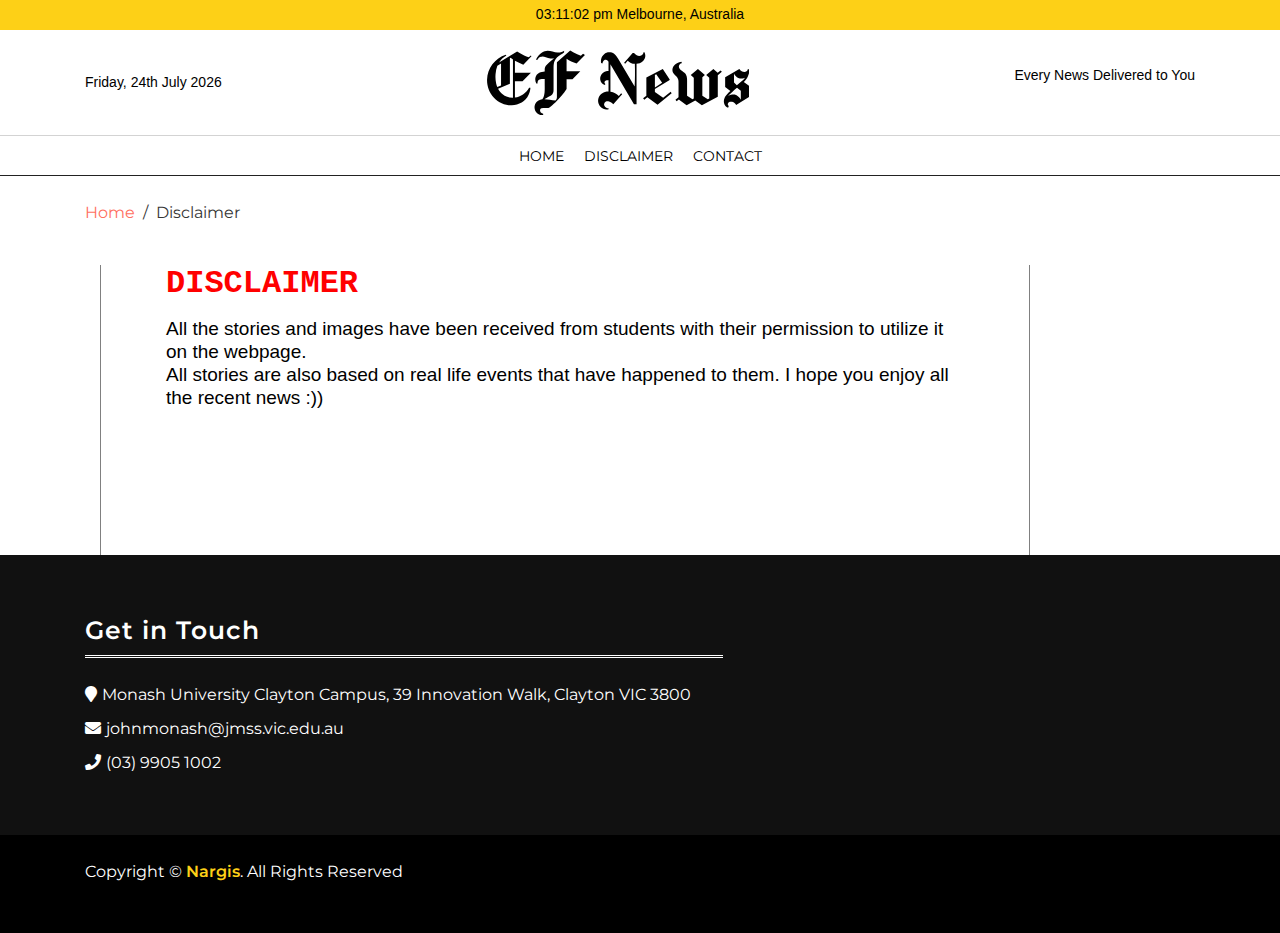
<file: disclaimer.html>
<!DOCTYPE html>
<html lang="en">

<head>
    <meta charset="utf-8">
    <title>Bootstrap News Template - Free HTML Templates</title>
    <meta content="width=device-width, initial-scale=1.0" name="viewport">
    <meta content="Bootstrap News Template - Free HTML Templates" name="keywords">
    <meta content="Bootstrap News Template - Free HTML Templates" name="description">

    <!-- Favicon -->
    <link href="img/favicon.ico" rel="icon">

    <!-- Google Fonts -->
    <link href="https://fonts.googleapis.com/css?family=Montserrat:400,600&display=swap" rel="stylesheet">

    <!-- CSS Libraries -->
    <link href="https://stackpath.bootstrapcdn.com/bootstrap/4.4.1/css/bootstrap.min.css" rel="stylesheet">
    <link href="https://cdnjs.cloudflare.com/ajax/libs/font-awesome/5.10.0/css/all.min.css" rel="stylesheet">
    <link href="lib/slick/slick.css" rel="stylesheet">
    <link href="lib/slick/slick-theme.css" rel="stylesheet">

    <!-- Template Stylesheet -->
    <link href="css/style.css" rel="stylesheet">
</head>

<body>
    <!-- Top Bar Start -->
    <div class="top-bar">
        <div class="container">
            <div class="row">
                <div id="DigitalCLOCK" class="clock" onload=showTime()></div>
                <!--<p>We bring the top news to you</p>-->
            </div>
        </div>
    </div>
    <!-- Top Bar Start -->

    <!-- Brand Start -->
    <div class="brand">
        <div class="container">
            <div class="header">
                <div id="Date" class="date" onload=showDate()></div>
                <a href="index.html">
                    <img src="img/logo.png" alt="Logo">
                </a>
                <p>Every News Delivered to You</p>
            </div>
        </div>
    </div>
    <!-- Brand End -->

    <!-- Nav Bar Start -->
    <div class="nav-bar">
        <nav class="navbar navbar-expand-md bg-dark navbar-dark">
            <div class="navbar-nav mr-auto">
                <a href="index.html" class="nav-item nav-link active">Home</a>
                <a href="disclaimer.html" class="nav-item nav-link">Disclaimer</a>
                <a href="contact.html" class="nav-item nav-link">Contact</a>
            </div>
        </nav>
    </div>
    <!-- Nav Bar End -->

    <!-- Breadcrumb Start -->
    <div class="breadcrumb-wrap">
        <div class="container">
            <ul class="breadcrumb">
                <li class="breadcrumb-item"><a href="index.html">Home</a></li>
                <li class="breadcrumb-item active">Disclaimer</li>
            </ul>
        </div>
    </div>
    <!-- Breadcrumb End -->

    <!-- Article Starts -->
    <div class="article">
        <div class="container">
            <div class="headline">
                <h2 style="font-family:'Courier New', Courier, monospace">DISCLAIMER
                </h2>
            </div>
            <div class="subheader">
                <h5 style="font-family:'Segoe UI', Tahoma, Geneva, Verdana, sans-serif;">All the stories and images have
                    been received from students with their permission to utilize it on
                    the webpage. <br>All
                    stories are
                    also based on real life events that have happened to them. I hope you enjoy all the recent news :))
                </h5>
            </div><br><br><br><br><br>
        </div>
    </div>

    <!-- Footer Start -->
    <div class="footer">
        <div class="container">
            <div class="row">
                <div class="col-lg-3 col-md-6">
                    <div class="footer-widget">
                        <h3 class="title">Get in Touch</h3>
                        <div class="contact-info">
                            <p><i class="fa fa-map-marker"></i>Monash University Clayton Campus, 39 Innovation Walk,
                                Clayton VIC 3800</p>
                            <p><i class="fa fa-envelope"></i>johnmonash@jmss.vic.edu.au</p>
                            <p><i class="fa fa-phone"></i>(03) 9905 1002</p>
                        </div>
                    </div>
                </div>
            </div>
        </div>
    </div>
    <!-- Footer End -->


    <!-- Footer Bottom Start -->
    <div class="footer-bottom">
        <div class="container">
            <div class="row">
                <div class="col-md-6 copyright">
                    <p>Copyright &copy; <a href="">Nargis</a>. All Rights Reserved</p>
                </div>
            </div>
        </div>x`
    </div>
    <!-- Footer Bottom End -->

    <!-- Back to Top -->
    <a href="#" class="back-to-top"><i class="fa fa-chevron-up"></i></a>

    <!-- JavaScript Libraries -->
    <script src="https://code.jquery.com/jquery-3.4.1.min.js"></script>
    <script src="https://stackpath.bootstrapcdn.com/bootstrap/4.4.1/js/bootstrap.bundle.min.js"></script>
    <script src="lib/easing/easing.min.js"></script>
    <script src="lib/slick/slick.min.js"></script>

    <!-- Template Javascript -->
    <script src="js/main.js"></script>
</body>

</html>
</file>
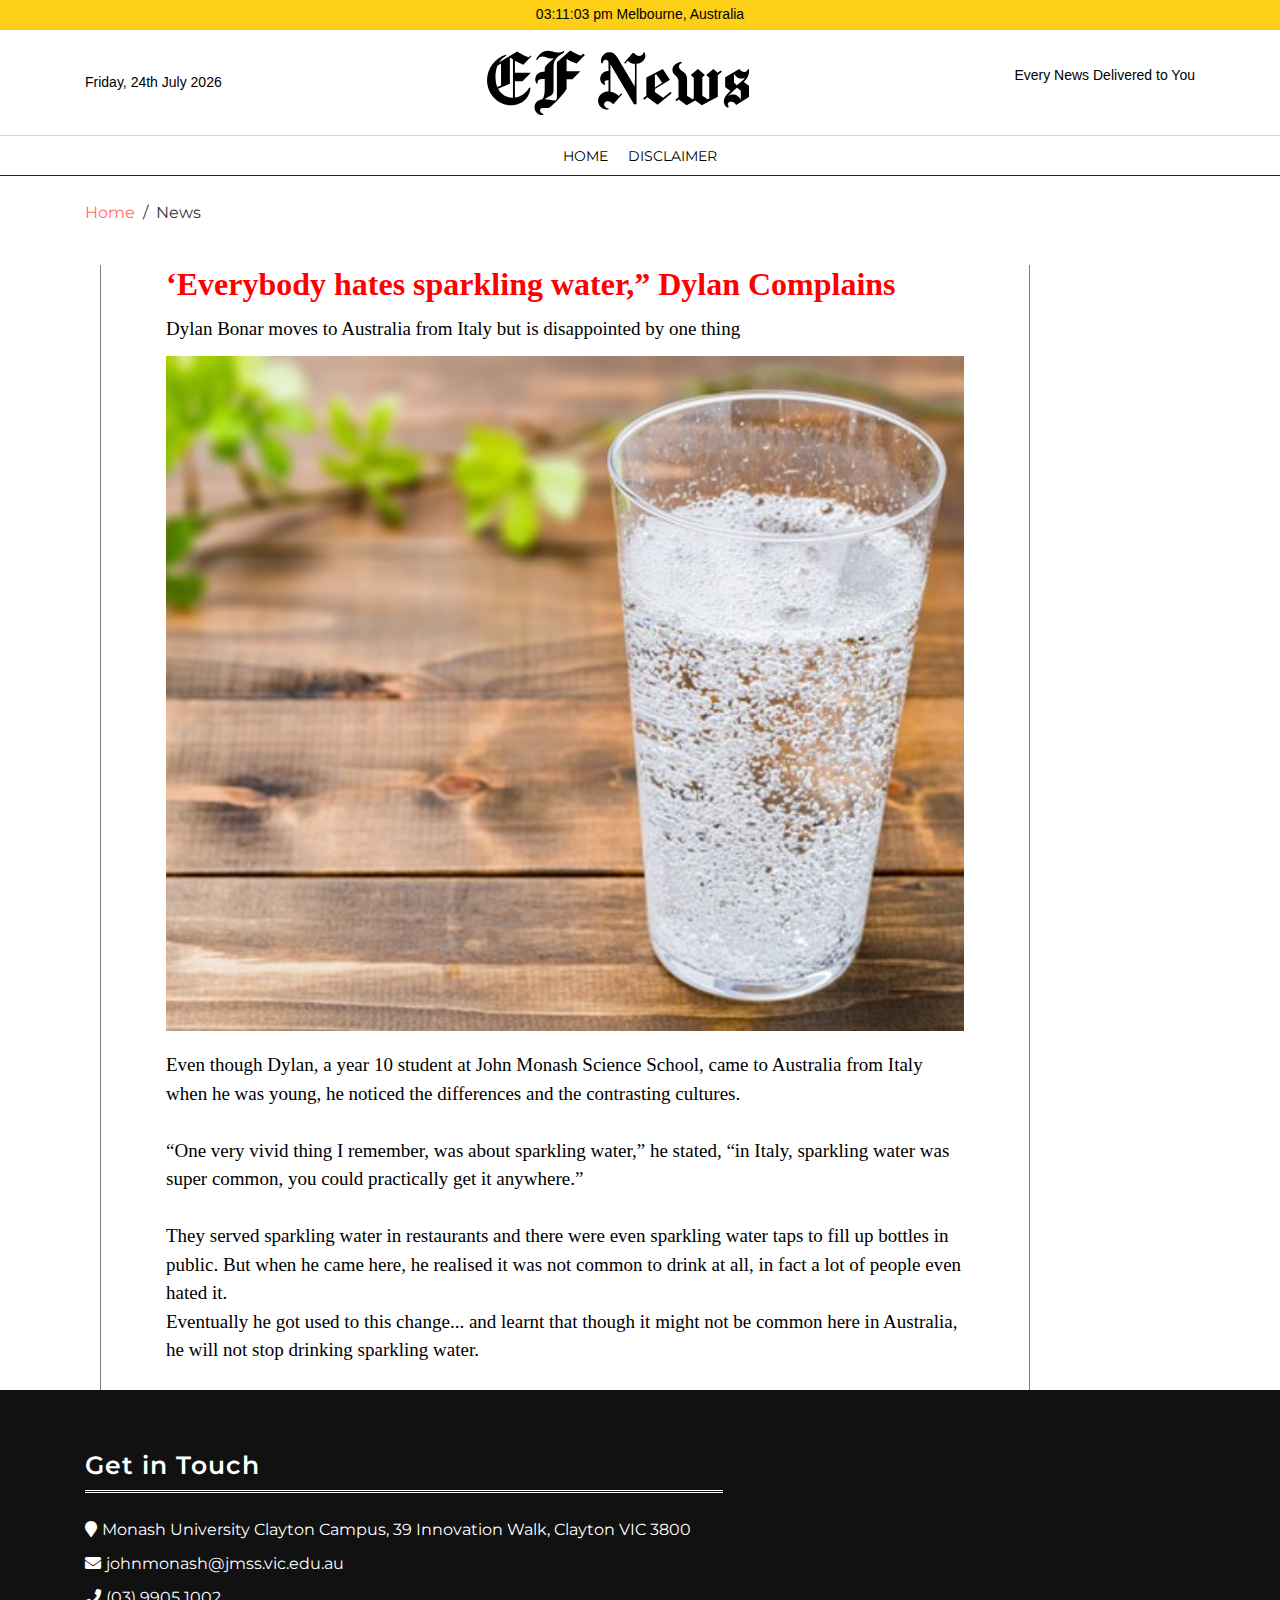
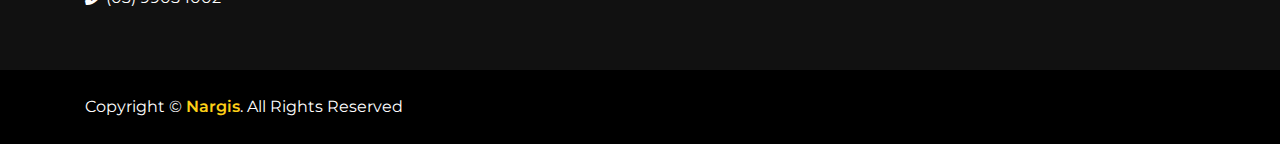
<file: dylan.html>
<!DOCTYPE html>
<html lang="en">

<head>
    <meta charset="utf-8">
    <title>Bootstrap News Template - Free HTML Templates</title>
    <meta content="width=device-width, initial-scale=1.0" name="viewport">
    <meta content="Bootstrap News Template - Free HTML Templates" name="keywords">
    <meta content="Bootstrap News Template - Free HTML Templates" name="description">

    <!-- Favicon -->
    <link href="img/favicon.ico" rel="icon">

    <!-- Google Fonts -->
    <link href="https://fonts.googleapis.com/css?family=Montserrat:400,600&display=swap" rel="stylesheet">

    <!-- CSS Libraries -->
    <link href="https://stackpath.bootstrapcdn.com/bootstrap/4.4.1/css/bootstrap.min.css" rel="stylesheet">
    <link href="https://cdnjs.cloudflare.com/ajax/libs/font-awesome/5.10.0/css/all.min.css" rel="stylesheet">
    <link href="lib/slick/slick.css" rel="stylesheet">
    <link href="lib/slick/slick-theme.css" rel="stylesheet">

    <!-- Template Stylesheet -->
    <link href="css/style.css" rel="stylesheet">
</head>

<body>
    <!-- Top Bar Start -->
    <div class="top-bar">
        <div class="container">
            <div class="row">
                <div id="DigitalCLOCK" class="clock" onload=showTime()></div>
                <!--<p>We bring the top news to you</p>-->
            </div>
        </div>
    </div>
    <!-- Top Bar Start -->

    <!-- Brand Start -->
    <div class="brand">
        <div class="container">
            <div class="header">
                <div id="Date" class="date" onload=showDate()></div>
                <a href="index.html">
                    <img src="img/logo.png" alt="Logo">
                </a>
                <p>Every News Delivered to You</p>
            </div>
        </div>
    </div>
    <!-- Brand End -->

    <!-- Nav Bar Start -->
    <div class="nav-bar">
        <nav class="navbar navbar-expand-md bg-dark navbar-dark">
            <div class="navbar-nav mr-auto">
                <a href="index.html" class="nav-item nav-link active">Home</a>
                <a href="disclaimer.html" class="nav-item nav-link">Disclaimer</a>
            </div>
        </nav>
    </div>
    <!-- Nav Bar End -->

    <!-- Breadcrumb Start -->
    <div class="breadcrumb-wrap">
        <div class="container">
            <ul class="breadcrumb">
                <li class="breadcrumb-item"><a href="index.html">Home</a></li>
                <li class="breadcrumb-item active">News</li>
            </ul>
        </div>
    </div>
    <!-- Breadcrumb End -->

    <!-- Article Starts -->
    <div class="article">
        <div class="container">
            <div class="headline">
                <h2>‘Everybody hates
                    sparkling water,” Dylan
                    Complains</h2>
            </div>
            <div class="subheader">
                <h5>Dylan Bonar moves to Australia from Italy but is disappointed by one thing</h5>
            </div>
            <div class="article-main-image">
                <img src="img/dylan2.jpg" />
            </div>
            <div class="article-text">
                <p>Even though Dylan, a year 10 student at John Monash Science School, came to Australia from Italy when
                    he was young, he
                    noticed the differences and the contrasting cultures.<br><br>
                    “One very vivid thing I remember, was about sparkling water,” he stated, “in Italy, sparkling water
                    was super common,
                    you could practically get it anywhere.”<br><br>
                    They served sparkling water in restaurants and there were even sparkling water taps to fill up
                    bottles in public. But
                    when he came here, he realised it was not common to drink at all, in fact a lot of people even hated
                    it.<br>
                    Eventually he got used to this change... and learnt that though it might not be common here in
                    Australia, he will not
                    stop drinking sparkling water.
                </p>
            </div>
        </div>
    </div>

    <!-- Footer Start -->
    <div class="footer">
        <div class="container">
            <div class="row">
                <div class="col-lg-3 col-md-6">
                    <div class="footer-widget">
                        <h3 class="title">Get in Touch</h3>
                        <div class="contact-info">
                            <p><i class="fa fa-map-marker"></i>Monash University Clayton Campus, 39 Innovation Walk,
                                Clayton VIC 3800</p>
                            <p><i class="fa fa-envelope"></i>johnmonash@jmss.vic.edu.au</p>
                            <p><i class="fa fa-phone"></i>(03) 9905 1002</p>
                        </div>
                    </div>
                </div>
            </div>
        </div>
    </div>
    <!-- Footer End -->


    <!-- Footer Bottom Start -->
    <div class="footer-bottom">
        <div class="container">
            <div class="row">
                <div class="col-md-6 copyright">
                    <p>Copyright &copy; <a href="">Nargis</a>. All Rights Reserved</p>
                </div>
            </div>
        </div>
    </div>
    <!-- Footer Bottom End -->

    <!-- Back to Top -->
    <a href="#" class="back-to-top"><i class="fa fa-chevron-up"></i></a>

    <!-- JavaScript Libraries -->
    <script src="https://code.jquery.com/jquery-3.4.1.min.js"></script>
    <script src="https://stackpath.bootstrapcdn.com/bootstrap/4.4.1/js/bootstrap.bundle.min.js"></script>
    <script src="lib/easing/easing.min.js"></script>
    <script src="lib/slick/slick.min.js"></script>

    <!-- Template Javascript -->
    <script src="js/main.js"></script>
</body>

</html>
</file>
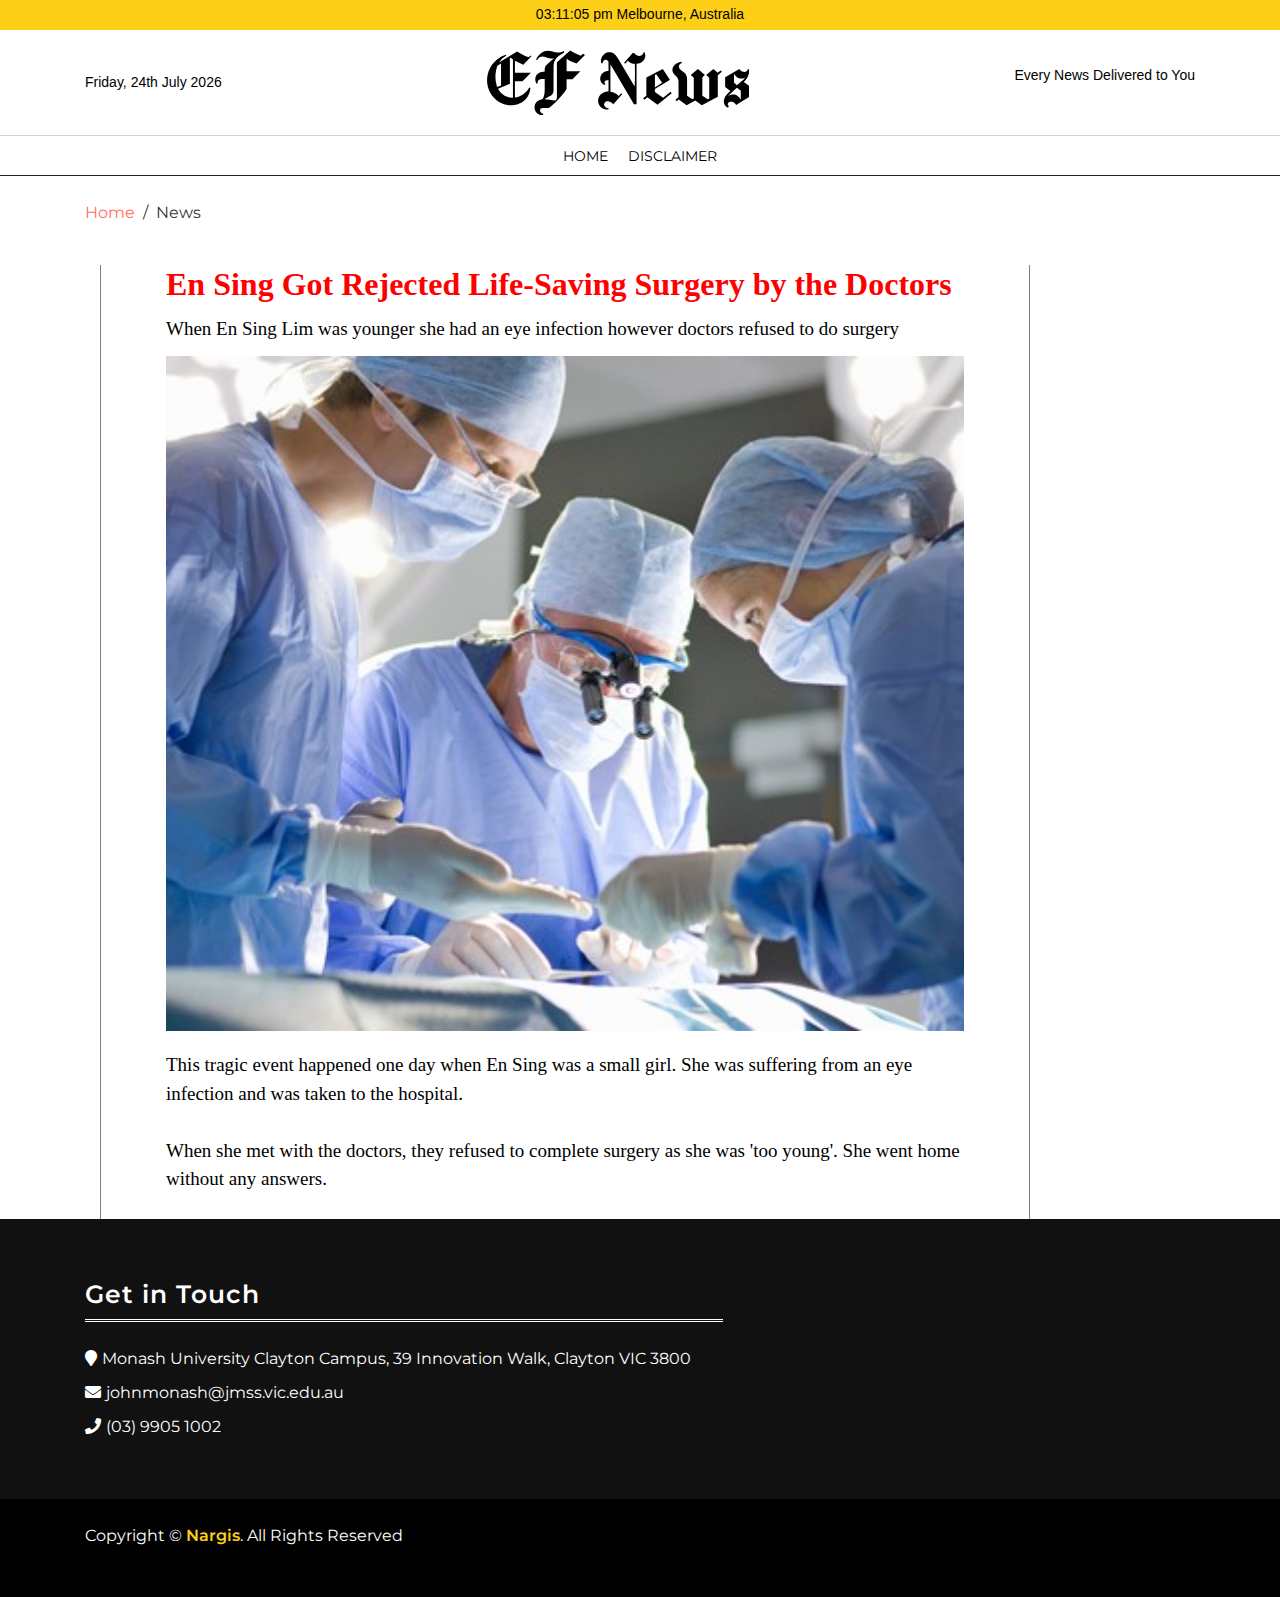
<file: ensing.html>
<!DOCTYPE html>
<html lang="en">

<head>
    <meta charset="utf-8">
    <title>Bootstrap News Template - Free HTML Templates</title>
    <meta content="width=device-width, initial-scale=1.0" name="viewport">
    <meta content="Bootstrap News Template - Free HTML Templates" name="keywords">
    <meta content="Bootstrap News Template - Free HTML Templates" name="description">

    <!-- Favicon -->
    <link href="img/favicon.ico" rel="icon">

    <!-- Google Fonts -->
    <link href="https://fonts.googleapis.com/css?family=Montserrat:400,600&display=swap" rel="stylesheet">

    <!-- CSS Libraries -->
    <link href="https://stackpath.bootstrapcdn.com/bootstrap/4.4.1/css/bootstrap.min.css" rel="stylesheet">
    <link href="https://cdnjs.cloudflare.com/ajax/libs/font-awesome/5.10.0/css/all.min.css" rel="stylesheet">
    <link href="lib/slick/slick.css" rel="stylesheet">
    <link href="lib/slick/slick-theme.css" rel="stylesheet">

    <!-- Template Stylesheet -->
    <link href="css/style.css" rel="stylesheet">
</head>

<body>
    <!-- Top Bar Start -->
    <div class="top-bar">
        <div class="container">
            <div class="row">
                <div id="DigitalCLOCK" class="clock" onload=showTime()></div>
                <!--<p>We bring the top news to you</p>-->
            </div>
        </div>
    </div>
    <!-- Top Bar Start -->

    <!-- Brand Start -->
    <div class="brand">
        <div class="container">
            <div class="header">
                <div id="Date" class="date" onload=showDate()></div>
                <a href="index.html">
                    <img src="img/logo.png" alt="Logo">
                </a>
                <p>Every News Delivered to You</p>
            </div>
        </div>
    </div>
    <!-- Brand End -->

    <!-- Nav Bar Start -->
    <div class="nav-bar">
        <nav class="navbar navbar-expand-md bg-dark navbar-dark">
            <div class="navbar-nav mr-auto">
                <a href="index.html" class="nav-item nav-link active">Home</a>
                <a href="disclaimer.html" class="nav-item nav-link">Disclaimer</a>
            </div>
        </nav>
    </div>
    <!-- Nav Bar End -->

    <!-- Breadcrumb Start -->
    <div class="breadcrumb-wrap">
        <div class="container">
            <ul class="breadcrumb">
                <li class="breadcrumb-item"><a href="index.html">Home</a></li>
                <li class="breadcrumb-item active">News</li>
            </ul>
        </div>
    </div>
    <!-- Breadcrumb End -->

    <!-- Article Starts -->
    <div class="article">
        <div class="container">
            <div class="headline">
                <h2>En Sing Got Rejected Life-Saving Surgery by the
                    Doctors</h2>
            </div>
            <div class="subheader">
                <h5>When En Sing Lim was younger she had an eye infection however doctors refused to do surgery</h5>
            </div>
            <div class="article-main-image">
                <img src="img/surgery_thumbnail.jpg" />
            </div>
            <div class="article-text">
                <p>This tragic event happened one day when En Sing was a small girl. She was suffering from an eye
                    infection and was taken to the hospital.<br><br>
                    When she met with the doctors, they refused to complete surgery as she was 'too young'.
                    She went home without any answers.
                </p>
            </div>
        </div>
    </div>

    <!-- Footer Start -->
    <div class="footer">
        <div class="container">
            <div class="row">
                <div class="col-lg-3 col-md-6">
                    <div class="footer-widget">
                        <h3 class="title">Get in Touch</h3>
                        <div class="contact-info">
                            <p><i class="fa fa-map-marker"></i>Monash University Clayton Campus, 39 Innovation Walk,
                                Clayton VIC 3800</p>
                            <p><i class="fa fa-envelope"></i>johnmonash@jmss.vic.edu.au</p>
                            <p><i class="fa fa-phone"></i>(03) 9905 1002</p>
                        </div>
                    </div>
                </div>
            </div>
        </div>
    </div>
    <!-- Footer End -->


    <!-- Footer Bottom Start -->
    <div class="footer-bottom">
        <div class="container">
            <div class="row">
                <div class="col-md-6 copyright">
                    <p>Copyright &copy; <a href="">Nargis</a>. All Rights Reserved</p>
                </div>
            </div>
        </div>x`
    </div>
    <!-- Footer Bottom End -->

    <!-- Back to Top -->
    <a href="#" class="back-to-top"><i class="fa fa-chevron-up"></i></a>

    <!-- JavaScript Libraries -->
    <script src="https://code.jquery.com/jquery-3.4.1.min.js"></script>
    <script src="https://stackpath.bootstrapcdn.com/bootstrap/4.4.1/js/bootstrap.bundle.min.js"></script>
    <script src="lib/easing/easing.min.js"></script>
    <script src="lib/slick/slick.min.js"></script>

    <!-- Template Javascript -->
    <script src="js/main.js"></script>
</body>

</html>
</file>
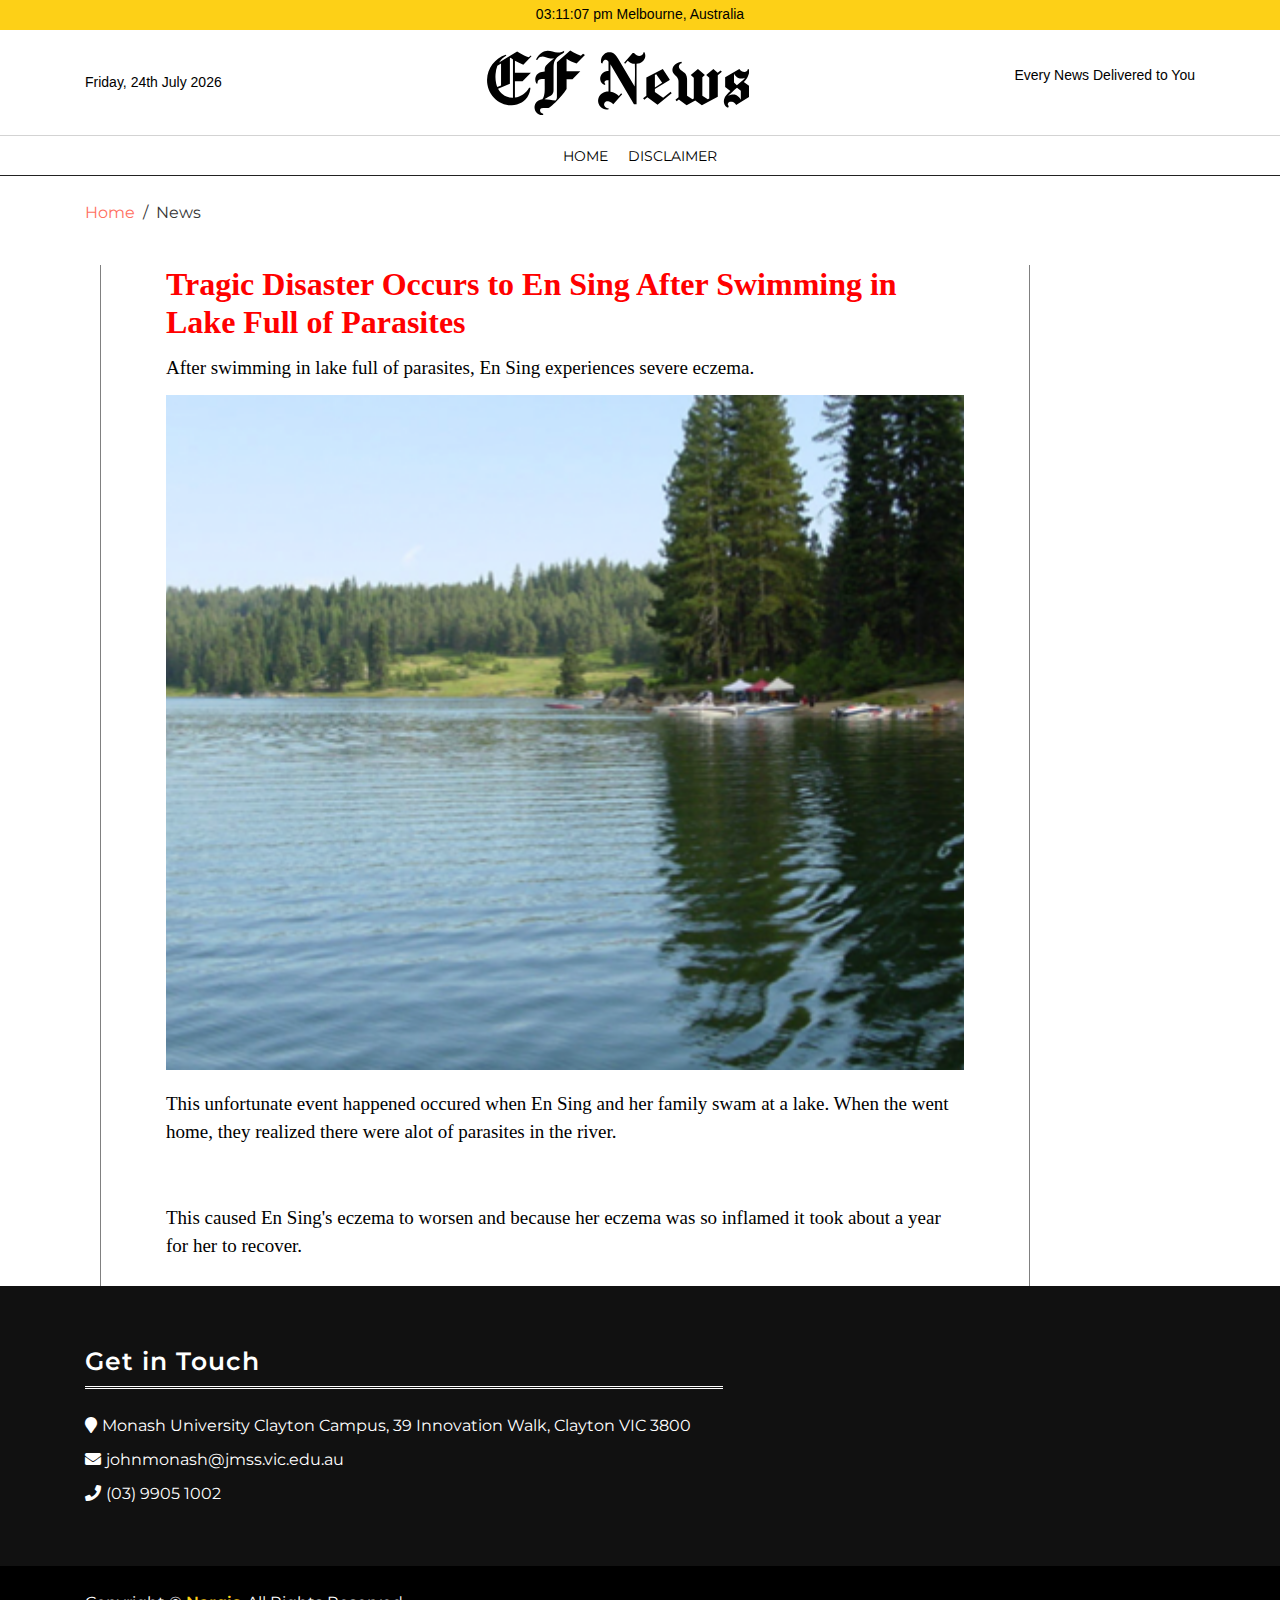
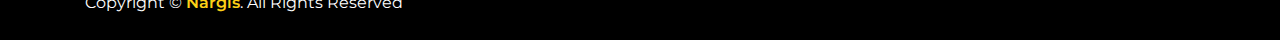
<file: ensing2.html>
<!DOCTYPE html>
<html lang="en">

<head>
    <meta charset="utf-8">
    <title>Bootstrap News Template - Free HTML Templates</title>
    <meta content="width=device-width, initial-scale=1.0" name="viewport">
    <meta content="Bootstrap News Template - Free HTML Templates" name="keywords">
    <meta content="Bootstrap News Template - Free HTML Templates" name="description">

    <!-- Favicon -->
    <link href="img/favicon.ico" rel="icon">

    <!-- Google Fonts -->
    <link href="https://fonts.googleapis.com/css?family=Montserrat:400,600&display=swap" rel="stylesheet">

    <!-- CSS Libraries -->
    <link href="https://stackpath.bootstrapcdn.com/bootstrap/4.4.1/css/bootstrap.min.css" rel="stylesheet">
    <link href="https://cdnjs.cloudflare.com/ajax/libs/font-awesome/5.10.0/css/all.min.css" rel="stylesheet">
    <link href="lib/slick/slick.css" rel="stylesheet">
    <link href="lib/slick/slick-theme.css" rel="stylesheet">

    <!-- Template Stylesheet -->
    <link href="css/style.css" rel="stylesheet">
</head>

<body>
    <!-- Top Bar Start -->
    <div class="top-bar">
        <div class="container">
            <div class="row">
                <div id="DigitalCLOCK" class="clock" onload=showTime()></div>
                <!--<p>We bring the top news to you</p>-->
            </div>
        </div>
    </div>
    <!-- Top Bar Start -->

    <!-- Brand Start -->
    <div class="brand">
        <div class="container">
            <div class="header">
                <div id="Date" class="date" onload=showDate()></div>
                <a href="index.html">
                    <img src="img/logo.png" alt="Logo">
                </a>
                <p>Every News Delivered to You</p>
            </div>
        </div>
    </div>
    <!-- Brand End -->

    <!-- Nav Bar Start -->
    <div class="nav-bar">
        <nav class="navbar navbar-expand-md bg-dark navbar-dark">
            <div class="navbar-nav mr-auto">
                <a href="index.html" class="nav-item nav-link active">Home</a>
                <a href="disclaimer.html" class="nav-item nav-link">Disclaimer</a>
            </div>
        </nav>
    </div>
    <!-- Nav Bar End -->

    <!-- Breadcrumb Start -->
    <div class="breadcrumb-wrap">
        <div class="container">
            <ul class="breadcrumb">
                <li class="breadcrumb-item"><a href="index.html">Home</a></li>
                <li class="breadcrumb-item active">News</li>
            </ul>
        </div>
    </div>
    <!-- Breadcrumb End -->

    <!-- Article Starts -->
    <div class="article">
        <div class="container">
            <div class="headline">
                <h2>Tragic Disaster Occurs to En Sing After Swimming in Lake Full of
                    Parasites</h2>
            </div>
            <div class="subheader">
                <h5>After swimming in lake full of parasites, En Sing experiences severe eczema.</h5>
            </div>
            <div class="article-main-image">
                <img src="img/lake_thumbnail.png" />
            </div>
            <div class="article-text">
                <p>This unfortunate event happened occured when En Sing and her family swam at a lake. When the went
                    home, they realized there were alot of parasites in the river.<br>
                    <br><br>This caused En Sing's eczema to worsen and because her eczema was so inflamed it took about
                    a year for her to recover.
                </p>
            </div>
        </div>
    </div>

    <!-- Footer Start -->
    <div class="footer">
        <div class="container">
            <div class="row">
                <div class="col-lg-3 col-md-6">
                    <div class="footer-widget">
                        <h3 class="title">Get in Touch</h3>
                        <div class="contact-info">
                            <p><i class="fa fa-map-marker"></i>Monash University Clayton Campus, 39 Innovation Walk,
                                Clayton VIC 3800</p>
                            <p><i class="fa fa-envelope"></i>johnmonash@jmss.vic.edu.au</p>
                            <p><i class="fa fa-phone"></i>(03) 9905 1002</p>
                        </div>
                    </div>
                </div>
            </div>
        </div>
    </div>
    <!-- Footer End -->


    <!-- Footer Bottom Start -->
    <div class="footer-bottom">
        <div class="container">
            <div class="row">
                <div class="col-md-6 copyright">
                    <p>Copyright &copy; <a href="">Nargis</a>. All Rights Reserved</p>
                </div>
            </div>
        </div>
    </div>
    <!-- Footer Bottom End -->

    <!-- Back to Top -->
    <a href="#" class="back-to-top"><i class="fa fa-chevron-up"></i></a>

    <!-- JavaScript Libraries -->
    <script src="https://code.jquery.com/jquery-3.4.1.min.js"></script>
    <script src="https://stackpath.bootstrapcdn.com/bootstrap/4.4.1/js/bootstrap.bundle.min.js"></script>
    <script src="lib/easing/easing.min.js"></script>
    <script src="lib/slick/slick.min.js"></script>

    <!-- Template Javascript -->
    <script src="js/main.js"></script>
</body>

</html>
</file>
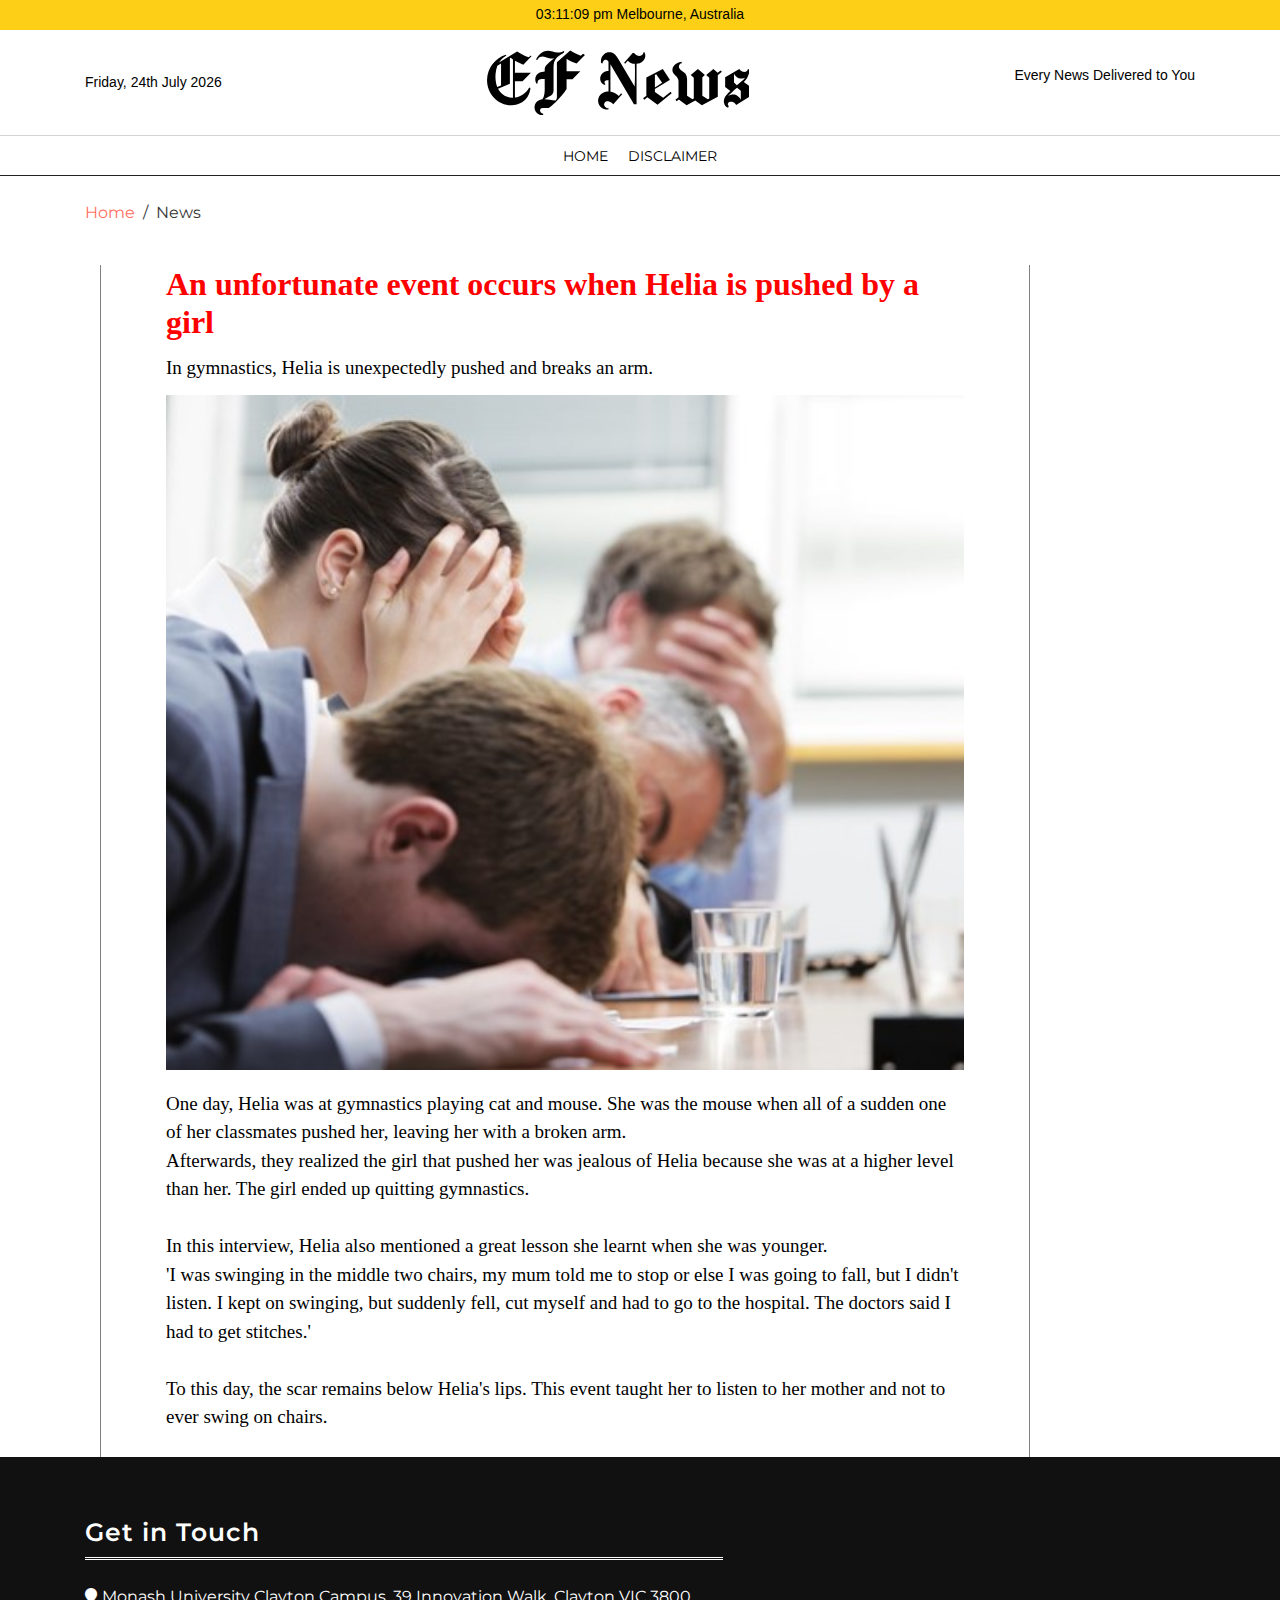
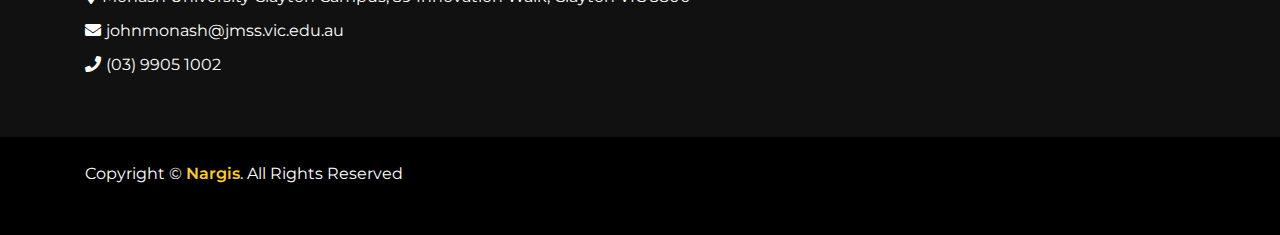
<file: helia.html>
<!DOCTYPE html>
<html lang="en">

<head>
    <meta charset="utf-8">
    <title>Bootstrap News Template - Free HTML Templates</title>
    <meta content="width=device-width, initial-scale=1.0" name="viewport">
    <meta content="Bootstrap News Template - Free HTML Templates" name="keywords">
    <meta content="Bootstrap News Template - Free HTML Templates" name="description">

    <!-- Favicon -->
    <link href="img/favicon.ico" rel="icon">

    <!-- Google Fonts -->
    <link href="https://fonts.googleapis.com/css?family=Montserrat:400,600&display=swap" rel="stylesheet">

    <!-- CSS Libraries -->
    <link href="https://stackpath.bootstrapcdn.com/bootstrap/4.4.1/css/bootstrap.min.css" rel="stylesheet">
    <link href="https://cdnjs.cloudflare.com/ajax/libs/font-awesome/5.10.0/css/all.min.css" rel="stylesheet">
    <link href="lib/slick/slick.css" rel="stylesheet">
    <link href="lib/slick/slick-theme.css" rel="stylesheet">

    <!-- Template Stylesheet -->
    <link href="css/style.css" rel="stylesheet">
</head>

<body>
    <!-- Top Bar Start -->
    <div class="top-bar">
        <div class="container">
            <div class="row">
                <div id="DigitalCLOCK" class="clock" onload=showTime()></div>
                <!--<p>We bring the top news to you</p>-->
            </div>
        </div>
    </div>
    <!-- Top Bar Start -->

    <!-- Brand Start -->
    <div class="brand">
        <div class="container">
            <div class="header">
                <div id="Date" class="date" onload=showDate()></div>
                <a href="index.html">
                    <img src="img/logo.png" alt="Logo">
                </a>
                <p>Every News Delivered to You</p>
            </div>
        </div>
    </div>
    <!-- Brand End -->

    <!-- Nav Bar Start -->
    <div class="nav-bar">
        <nav class="navbar navbar-expand-md bg-dark navbar-dark">
            <div class="navbar-nav mr-auto">
                <a href="index.html" class="nav-item nav-link active">Home</a>
                <a href="disclaimer.html" class="nav-item nav-link">Disclaimer</a>
            </div>
        </nav>
    </div>
    <!-- Nav Bar End -->

    <!-- Breadcrumb Start -->
    <div class="breadcrumb-wrap">
        <div class="container">
            <ul class="breadcrumb">
                <li class="breadcrumb-item"><a href="index.html">Home</a></li>
                <li class="breadcrumb-item active">News</li>
            </ul>
        </div>
    </div>
    <!-- Breadcrumb End -->

    <!-- Article Starts -->
    <div class="article">
        <div class="container">
            <div class="headline">
                <h2>An unfortunate event occurs when Helia is pushed by a girl</h2>
            </div>
            <div class="subheader">
                <h5>In gymnastics, Helia is unexpectedly pushed and breaks an arm. </h5>
            </div>
            <div class="article-main-image">
                <img src="img/helia_thumbnail.jpg" />
            </div>
            <div class="article-text">
                <p>One day, Helia was at gymnastics playing cat and mouse. She was the mouse when all of a sudden one of
                    her classmates pushed her, leaving her with a broken arm. <br>
                    Afterwards, they realized the girl that pushed her was jealous of Helia because she was at a higher
                    level
                    than her. The girl ended up quitting gymnastics.<br><br>
                    In this interview, Helia also mentioned a great lesson she learnt when she was younger.<br> 'I was
                    swinging in the middle two chairs, my mum told me to stop or else I was going to fall, but I didn't
                    listen. I
                    kept on swinging, but suddenly fell, cut myself and had to go to the hospital. The doctors said I
                    had to get
                    stitches.'<br><br>
                    To this day, the scar remains below Helia's lips. This event taught her to listen to her mother and
                    not to ever swing on chairs.
                </p>
            </div>
        </div>
    </div>

    <!-- Footer Start -->
    <div class="footer">
        <div class="container">
            <div class="row">
                <div class="col-lg-3 col-md-6">
                    <div class="footer-widget">
                        <h3 class="title">Get in Touch</h3>
                        <div class="contact-info">
                            <p><i class="fa fa-map-marker"></i>Monash University Clayton Campus, 39 Innovation Walk,
                                Clayton VIC 3800</p>
                            <p><i class="fa fa-envelope"></i>johnmonash@jmss.vic.edu.au</p>
                            <p><i class="fa fa-phone"></i>(03) 9905 1002</p>
                        </div>
                    </div>
                </div>
            </div>
        </div>
    </div>
    <!-- Footer End -->


    <!-- Footer Bottom Start -->
    <div class="footer-bottom">
        <div class="container">
            <div class="row">
                <div class="col-md-6 copyright">
                    <p>Copyright &copy; <a href="">Nargis</a>. All Rights Reserved</p>
                </div>
            </div>
        </div>x`
    </div>
    <!-- Footer Bottom End -->

    <!-- Back to Top -->
    <a href="#" class="back-to-top"><i class="fa fa-chevron-up"></i></a>

    <!-- JavaScript Libraries -->
    <script src="https://code.jquery.com/jquery-3.4.1.min.js"></script>
    <script src="https://stackpath.bootstrapcdn.com/bootstrap/4.4.1/js/bootstrap.bundle.min.js"></script>
    <script src="lib/easing/easing.min.js"></script>
    <script src="lib/slick/slick.min.js"></script>

    <!-- Template Javascript -->
    <script src="js/main.js"></script>
</body>

</html>
</file>
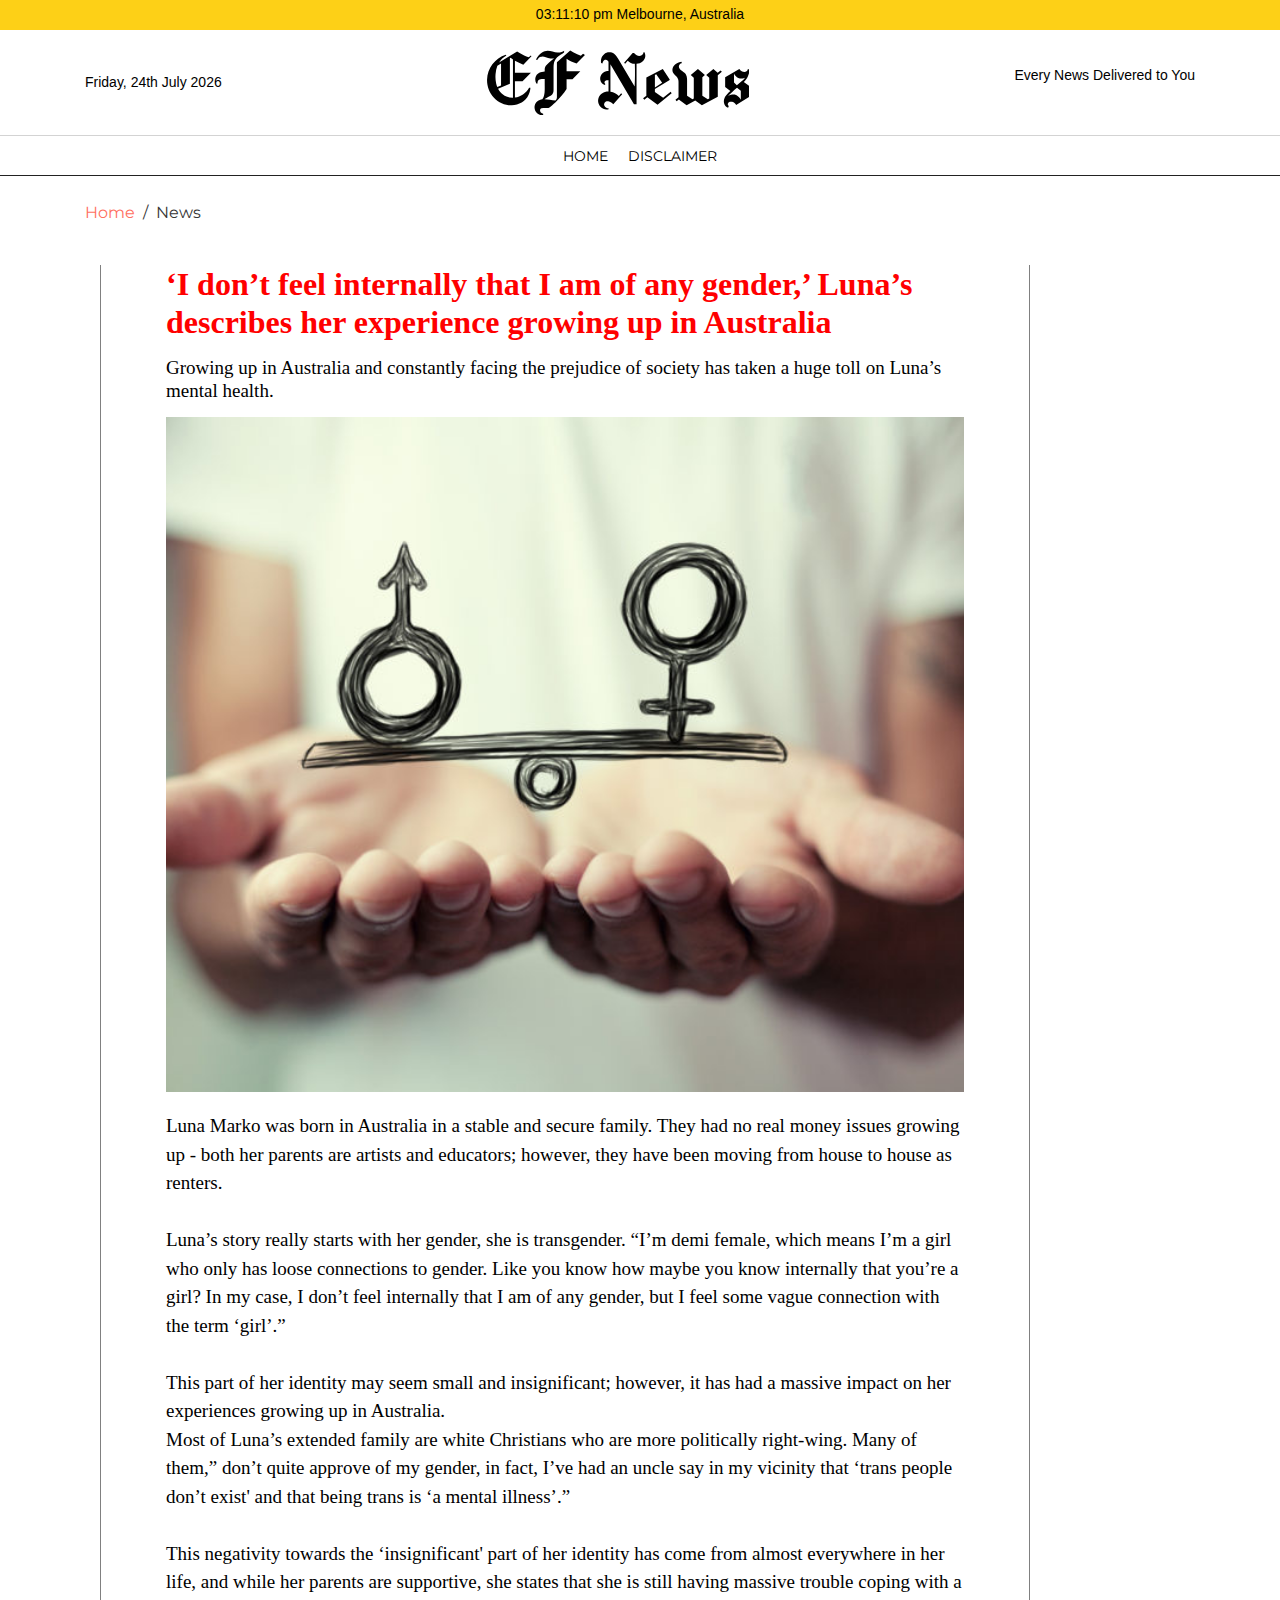
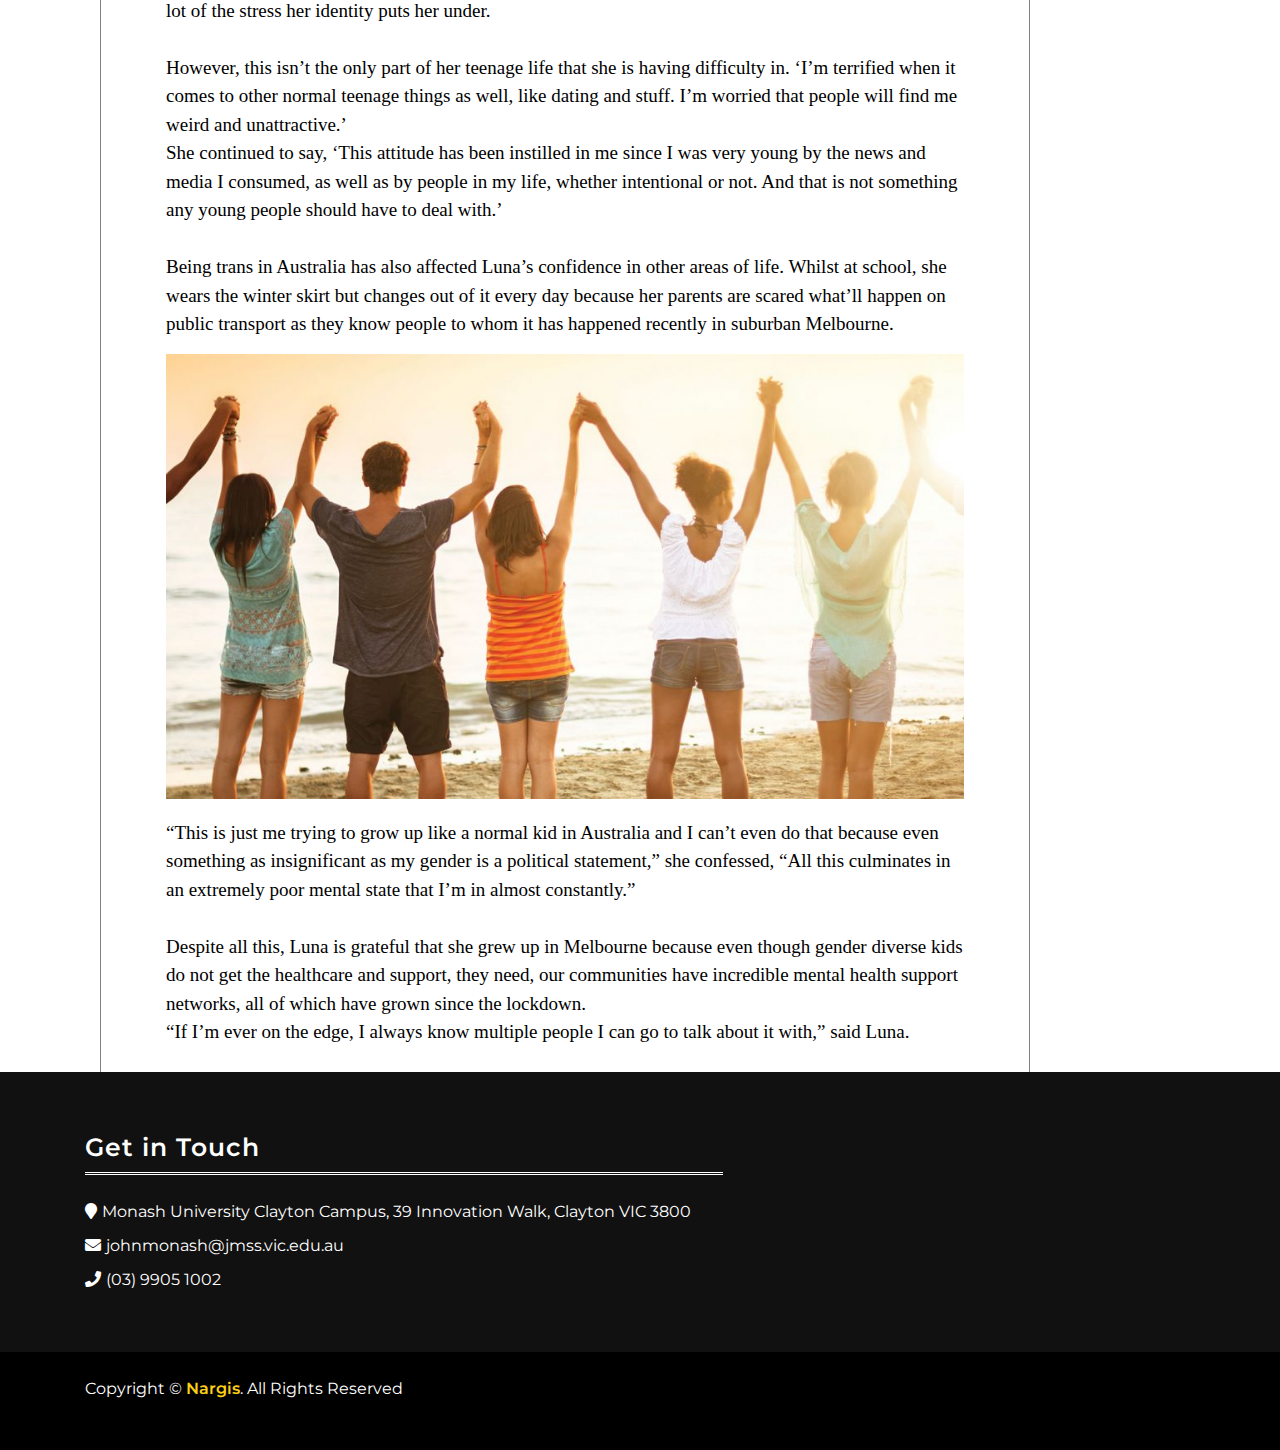
<file: luna.html>
<!DOCTYPE html>
<html lang="en">

<head>
    <meta charset="utf-8">
    <title>Bootstrap News Template - Free HTML Templates</title>
    <meta content="width=device-width, initial-scale=1.0" name="viewport">
    <meta content="Bootstrap News Template - Free HTML Templates" name="keywords">
    <meta content="Bootstrap News Template - Free HTML Templates" name="description">

    <!-- Favicon -->
    <link href="img/favicon.ico" rel="icon">

    <!-- Google Fonts -->
    <link href="https://fonts.googleapis.com/css?family=Montserrat:400,600&display=swap" rel="stylesheet">

    <!-- CSS Libraries -->
    <link href="https://stackpath.bootstrapcdn.com/bootstrap/4.4.1/css/bootstrap.min.css" rel="stylesheet">
    <link href="https://cdnjs.cloudflare.com/ajax/libs/font-awesome/5.10.0/css/all.min.css" rel="stylesheet">
    <link href="lib/slick/slick.css" rel="stylesheet">
    <link href="lib/slick/slick-theme.css" rel="stylesheet">

    <!-- Template Stylesheet -->
    <link href="css/style.css" rel="stylesheet">
</head>

<body>
    <!-- Top Bar Start -->
    <div class="top-bar">
        <div class="container">
            <div class="row">
                <div id="DigitalCLOCK" class="clock" onload=showTime()></div>
                <!--<p>We bring the top news to you</p>-->
            </div>
        </div>
    </div>
    <!-- Top Bar Start -->

    <!-- Brand Start -->
    <div class="brand">
        <div class="container">
            <div class="header">
                <div id="Date" class="date" onload=showDate()></div>
                <a href="index.html">
                    <img src="img/logo.png" alt="Logo">
                </a>
                <p>Every News Delivered to You</p>
            </div>
        </div>
    </div>
    <!-- Brand End -->

    <!-- Nav Bar Start -->
    <div class="nav-bar">
        <nav class="navbar navbar-expand-md bg-dark navbar-dark">
            <div class="navbar-nav mr-auto">
                <a href="index.html" class="nav-item nav-link active">Home</a>
                <a href="disclaimer.html" class="nav-item nav-link">Disclaimer</a>
            </div>
        </nav>
    </div>
    <!-- Nav Bar End -->

    <!-- Breadcrumb Start -->
    <div class="breadcrumb-wrap">
        <div class="container">
            <ul class="breadcrumb">
                <li class="breadcrumb-item"><a href="index.html">Home</a></li>
                <li class="breadcrumb-item active">News</li>
            </ul>
        </div>
    </div>
    <!-- Breadcrumb End -->

    <!-- Article Starts -->
    <div class="article">
        <div class="container">
            <div class="headline">
                <h2>‘I don’t feel internally that I am of any gender,’ Luna’s describes her
                    experience
                    growing up in Australia
                </h2>
            </div>
            <div class="subheader">
                <h5>Growing up in Australia and constantly facing the prejudice of society has taken a huge toll on
                    Luna’s mental health.</h5>
            </div>
            <div class="article-main-image">
                <img src="img/gender_thumbnail.png" />
            </div>
            <div class="article-text">
                <p>Luna Marko was born in Australia in a stable and secure family. They had no real money issues growing
                    up - both her
                    parents are artists and educators; however, they have been moving from house to house as
                    renters.<br><br>
                    Luna’s story really starts with her gender, she is transgender.
                    “I’m demi female, which means I’m a girl who only has loose connections to gender. Like you know how
                    maybe you know
                    internally that you’re a girl? In my case, I don’t feel internally that I am of any gender, but I
                    feel some vague
                    connection with the term ‘girl’.”<br><br>

                    This part of her identity may seem small and insignificant; however, it has had a massive impact on
                    her experiences
                    growing up in Australia.<br>

                    Most of Luna’s extended family are white Christians who are more politically right-wing. Many of
                    them,” don’t quite
                    approve of my gender, in fact, I’ve had an uncle say in my vicinity that ‘trans people don’t exist'
                    and that being trans
                    is ‘a mental illness’.”<br><br>

                    This negativity towards the ‘insignificant' part of her identity has come from almost everywhere in
                    her life, and while
                    her parents are supportive, she states that she is still having massive trouble coping with a lot of
                    the stress her
                    identity puts her under.<br><br>

                    However, this isn’t the only part of her teenage life that she is having difficulty in. ‘I’m
                    terrified when it comes to
                    other normal teenage things as well, like dating and stuff. I’m worried that people will find me
                    weird and
                    unattractive.’<br>

                    She continued to say, ‘This attitude has been instilled in me since I was very young by the news and
                    media I consumed,
                    as well as by people in my life, whether intentional or not. And that is not something any young
                    people should have to
                    deal with.’<br><br>

                    Being trans in Australia has also affected Luna’s confidence in other areas of life. Whilst at
                    school, she wears the
                    winter skirt but changes out of it every day because her parents are scared what’ll happen on public
                    transport as they
                    know people to whom it has happened recently in suburban Melbourne.<br>
                </p>
            </div>
            <img src="img/gender2.jpg" width="100%" />
            <div class="article-text" style="padding-top: 20px;">
                <p>“This is just me trying to grow up like a normal kid in Australia and I can’t even do that because
                    even something as
                    insignificant as my gender is a political statement,” she confessed, “All this culminates in an
                    extremely poor mental
                    state that I’m in almost constantly.”<br><br>

                    Despite all this, Luna is grateful that she grew up in Melbourne because even though gender diverse
                    kids do not get the
                    healthcare and support, they need, our communities have incredible mental health support networks,
                    all of which have
                    grown since the lockdown.<br>

                    “If I’m ever on the edge, I always know multiple people I can go to talk about it with,” said Luna.
                </p>
            </div>
        </div>
    </div>

    <!-- Footer Start -->
    <div class="footer">
        <div class="container">
            <div class="row">
                <div class="col-lg-3 col-md-6">
                    <div class="footer-widget">
                        <h3 class="title">Get in Touch</h3>
                        <div class="contact-info">
                            <p><i class="fa fa-map-marker"></i>Monash University Clayton Campus, 39 Innovation Walk,
                                Clayton VIC 3800</p>
                            <p><i class="fa fa-envelope"></i>johnmonash@jmss.vic.edu.au</p>
                            <p><i class="fa fa-phone"></i>(03) 9905 1002</p>
                        </div>
                    </div>
                </div>
            </div>
        </div>
    </div>
    <!-- Footer End -->


    <!-- Footer Bottom Start -->
    <div class="footer-bottom">
        <div class="container">
            <div class="row">
                <div class="col-md-6 copyright">
                    <p>Copyright &copy; <a href="">Nargis</a>. All Rights Reserved</p>
                </div>
            </div>
        </div>x`
    </div>
    <!-- Footer Bottom End -->

    <!-- Back to Top -->
    <a href="#" class="back-to-top"><i class="fa fa-chevron-up"></i></a>

    <!-- JavaScript Libraries -->
    <script src="https://code.jquery.com/jquery-3.4.1.min.js"></script>
    <script src="https://stackpath.bootstrapcdn.com/bootstrap/4.4.1/js/bootstrap.bundle.min.js"></script>
    <script src="lib/easing/easing.min.js"></script>
    <script src="lib/slick/slick.min.js"></script>

    <!-- Template Javascript -->
    <script src="js/main.js"></script>
</body>

</html>
</file>
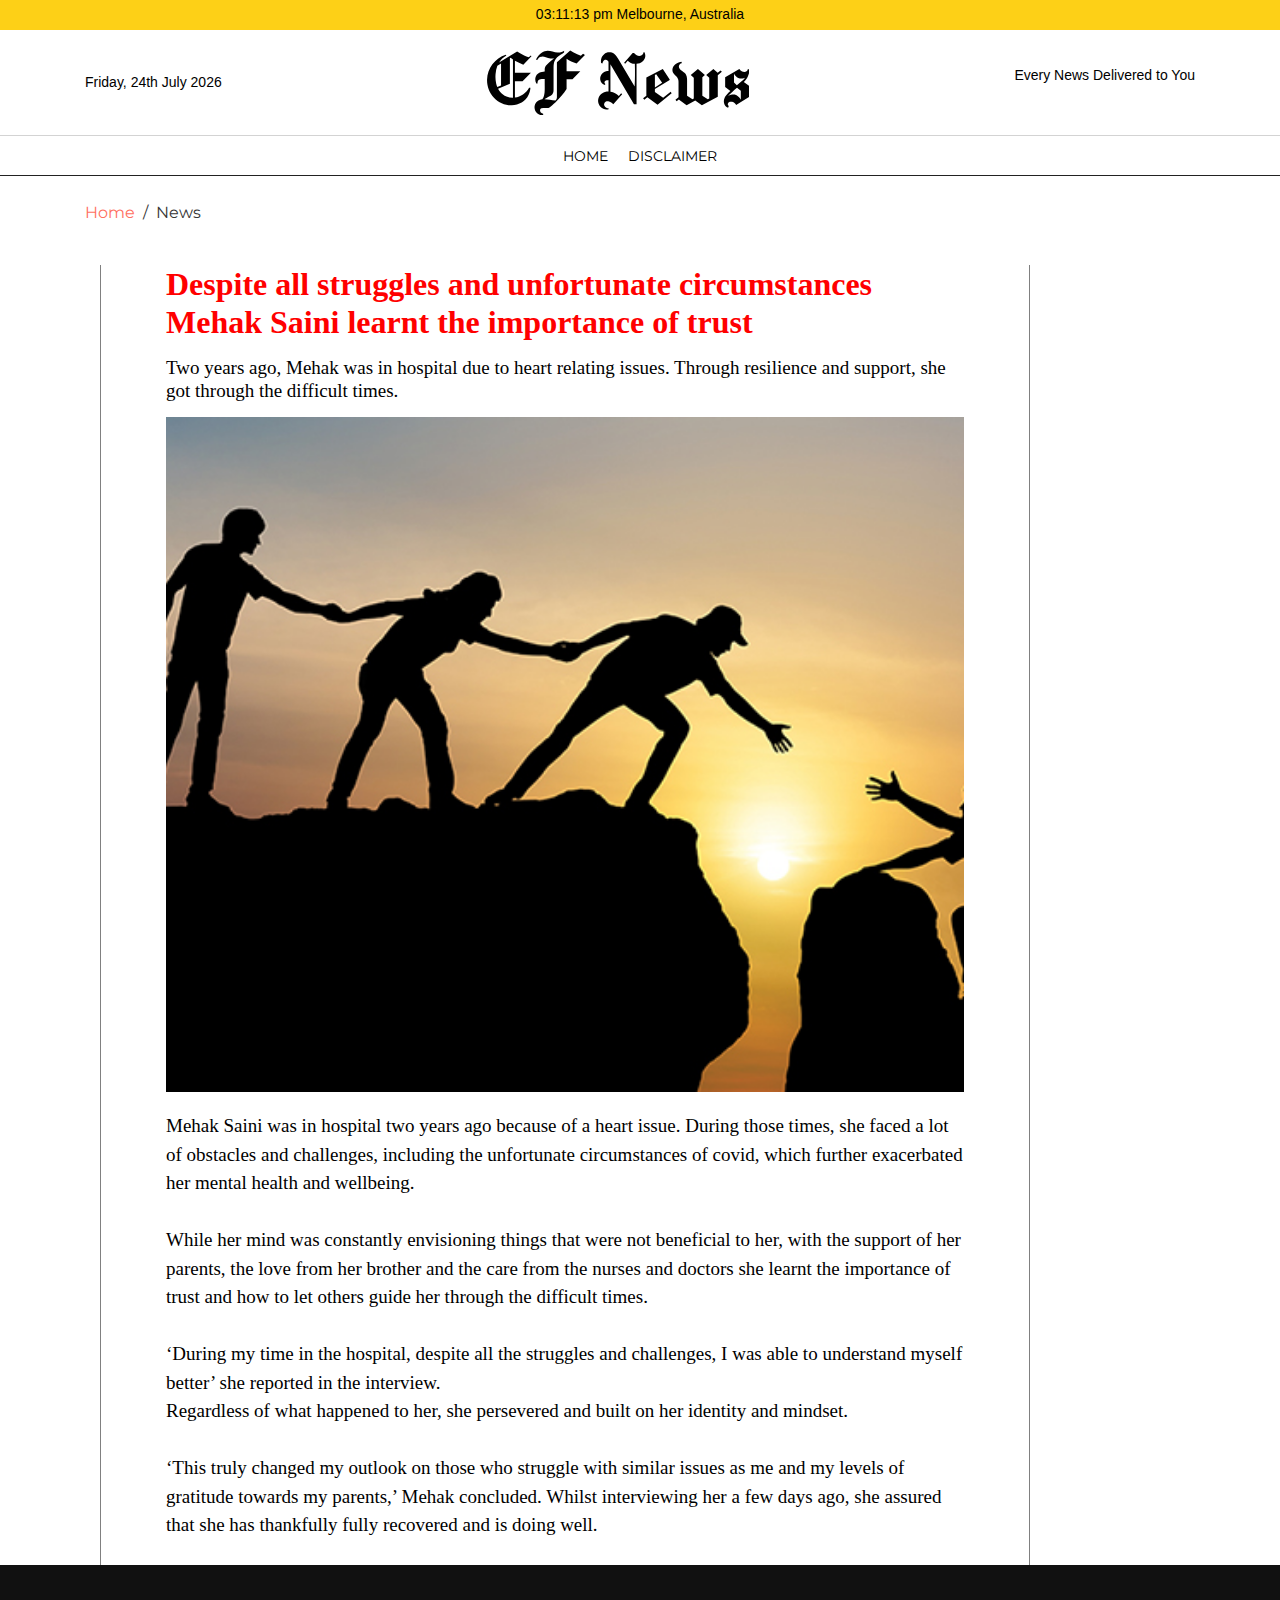
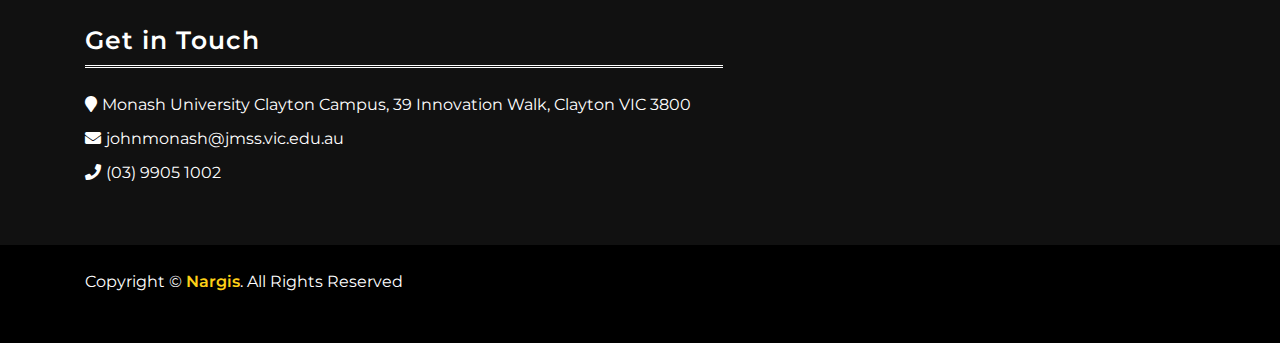
<file: mehak.html>
<!DOCTYPE html>
<html lang="en">

<head>
    <meta charset="utf-8">
    <title>Bootstrap News Template - Free HTML Templates</title>
    <meta content="width=device-width, initial-scale=1.0" name="viewport">
    <meta content="Bootstrap News Template - Free HTML Templates" name="keywords">
    <meta content="Bootstrap News Template - Free HTML Templates" name="description">

    <!-- Favicon -->
    <link href="img/favicon.ico" rel="icon">

    <!-- Google Fonts -->
    <link href="https://fonts.googleapis.com/css?family=Montserrat:400,600&display=swap" rel="stylesheet">

    <!-- CSS Libraries -->
    <link href="https://stackpath.bootstrapcdn.com/bootstrap/4.4.1/css/bootstrap.min.css" rel="stylesheet">
    <link href="https://cdnjs.cloudflare.com/ajax/libs/font-awesome/5.10.0/css/all.min.css" rel="stylesheet">
    <link href="lib/slick/slick.css" rel="stylesheet">
    <link href="lib/slick/slick-theme.css" rel="stylesheet">

    <!-- Template Stylesheet -->
    <link href="css/style.css" rel="stylesheet">
</head>

<body>
    <!-- Top Bar Start -->
    <div class="top-bar">
        <div class="container">
            <div class="row">
                <div id="DigitalCLOCK" class="clock" onload=showTime()></div>
                <!--<p>We bring the top news to you</p>-->
            </div>
        </div>
    </div>
    <!-- Top Bar Start -->

    <!-- Brand Start -->
    <div class="brand">
        <div class="container">
            <div class="header">
                <div id="Date" class="date" onload=showDate()></div>
                <a href="index.html">
                    <img src="img/logo.png" alt="Logo">
                </a>
                <p>Every News Delivered to You</p>
            </div>
        </div>
    </div>
    <!-- Brand End -->

    <!-- Nav Bar Start -->
    <div class="nav-bar">
        <nav class="navbar navbar-expand-md bg-dark navbar-dark">
            <div class="navbar-nav mr-auto">
                <a href="index.html" class="nav-item nav-link active">Home</a>
                <a href="disclaimer.html" class="nav-item nav-link">Disclaimer</a>
            </div>
        </nav>
    </div>
    <!-- Nav Bar End -->

    <!-- Breadcrumb Start -->
    <div class="breadcrumb-wrap">
        <div class="container">
            <ul class="breadcrumb">
                <li class="breadcrumb-item"><a href="index.html">Home</a></li>
                <li class="breadcrumb-item active">News</li>
            </ul>
        </div>
    </div>
    <!-- Breadcrumb End -->

    <!-- Article Starts -->
    <div class="article">
        <div class="container">
            <div class="headline">
                <h2>Despite all struggles and unfortunate circumstances Mehak Saini learnt the
                    importance of trust
                </h2>
            </div>
            <div class="subheader">
                <h5>Two years ago, Mehak was in hospital due to heart relating issues. Through resilience and support,
                    she got through the difficult times.</h5>
            </div>
            <div class="article-main-image">
                <img src="img/mehak_thumbnail.jpg" />
            </div>
            <div class="article-text">
                <p>Mehak Saini was in hospital two years ago because of a heart issue. During those times, she faced a
                    lot of obstacles and
                    challenges, including the unfortunate circumstances of covid, which further exacerbated her mental
                    health and wellbeing.<br><br>
                    While her mind was constantly envisioning things that were not beneficial to her, with the support
                    of her parents, the
                    love from her brother and the care from the nurses and doctors she learnt the importance of trust
                    and how to let others
                    guide her through the difficult times.<br><br>
                    ‘During my time in the hospital, despite all the struggles and challenges, I was able to understand
                    myself better’ she
                    reported in the interview.<br>
                    Regardless of what happened to her, she persevered and built on her identity and mindset.<br><br>
                    ‘This
                    truly changed my outlook
                    on those who struggle with similar issues as me and my levels of gratitude towards my parents,’
                    Mehak concluded.
                    Whilst interviewing her a few days ago, she assured that she has thankfully fully recovered and is
                    doing well.

                </p>
            </div>
        </div>
    </div>

    <!-- Footer Start -->
    <div class="footer">
        <div class="container">
            <div class="row">
                <div class="col-lg-3 col-md-6">
                    <div class="footer-widget">
                        <h3 class="title">Get in Touch</h3>
                        <div class="contact-info">
                            <p><i class="fa fa-map-marker"></i>Monash University Clayton Campus, 39 Innovation Walk,
                                Clayton VIC 3800</p>
                            <p><i class="fa fa-envelope"></i>johnmonash@jmss.vic.edu.au</p>
                            <p><i class="fa fa-phone"></i>(03) 9905 1002</p>
                        </div>
                    </div>
                </div>
            </div>
        </div>
    </div>
    <!-- Footer End -->


    <!-- Footer Bottom Start -->
    <div class="footer-bottom">
        <div class="container">
            <div class="row">
                <div class="col-md-6 copyright">
                    <p>Copyright &copy; <a href="">Nargis</a>. All Rights Reserved</p>
                </div>
            </div>
        </div>x`
    </div>
    <!-- Footer Bottom End -->

    <!-- Back to Top -->
    <a href="#" class="back-to-top"><i class="fa fa-chevron-up"></i></a>

    <!-- JavaScript Libraries -->
    <script src="https://code.jquery.com/jquery-3.4.1.min.js"></script>
    <script src="https://stackpath.bootstrapcdn.com/bootstrap/4.4.1/js/bootstrap.bundle.min.js"></script>
    <script src="lib/easing/easing.min.js"></script>
    <script src="lib/slick/slick.min.js"></script>

    <!-- Template Javascript -->
    <script src="js/main.js"></script>
</body>

</html>
</file>
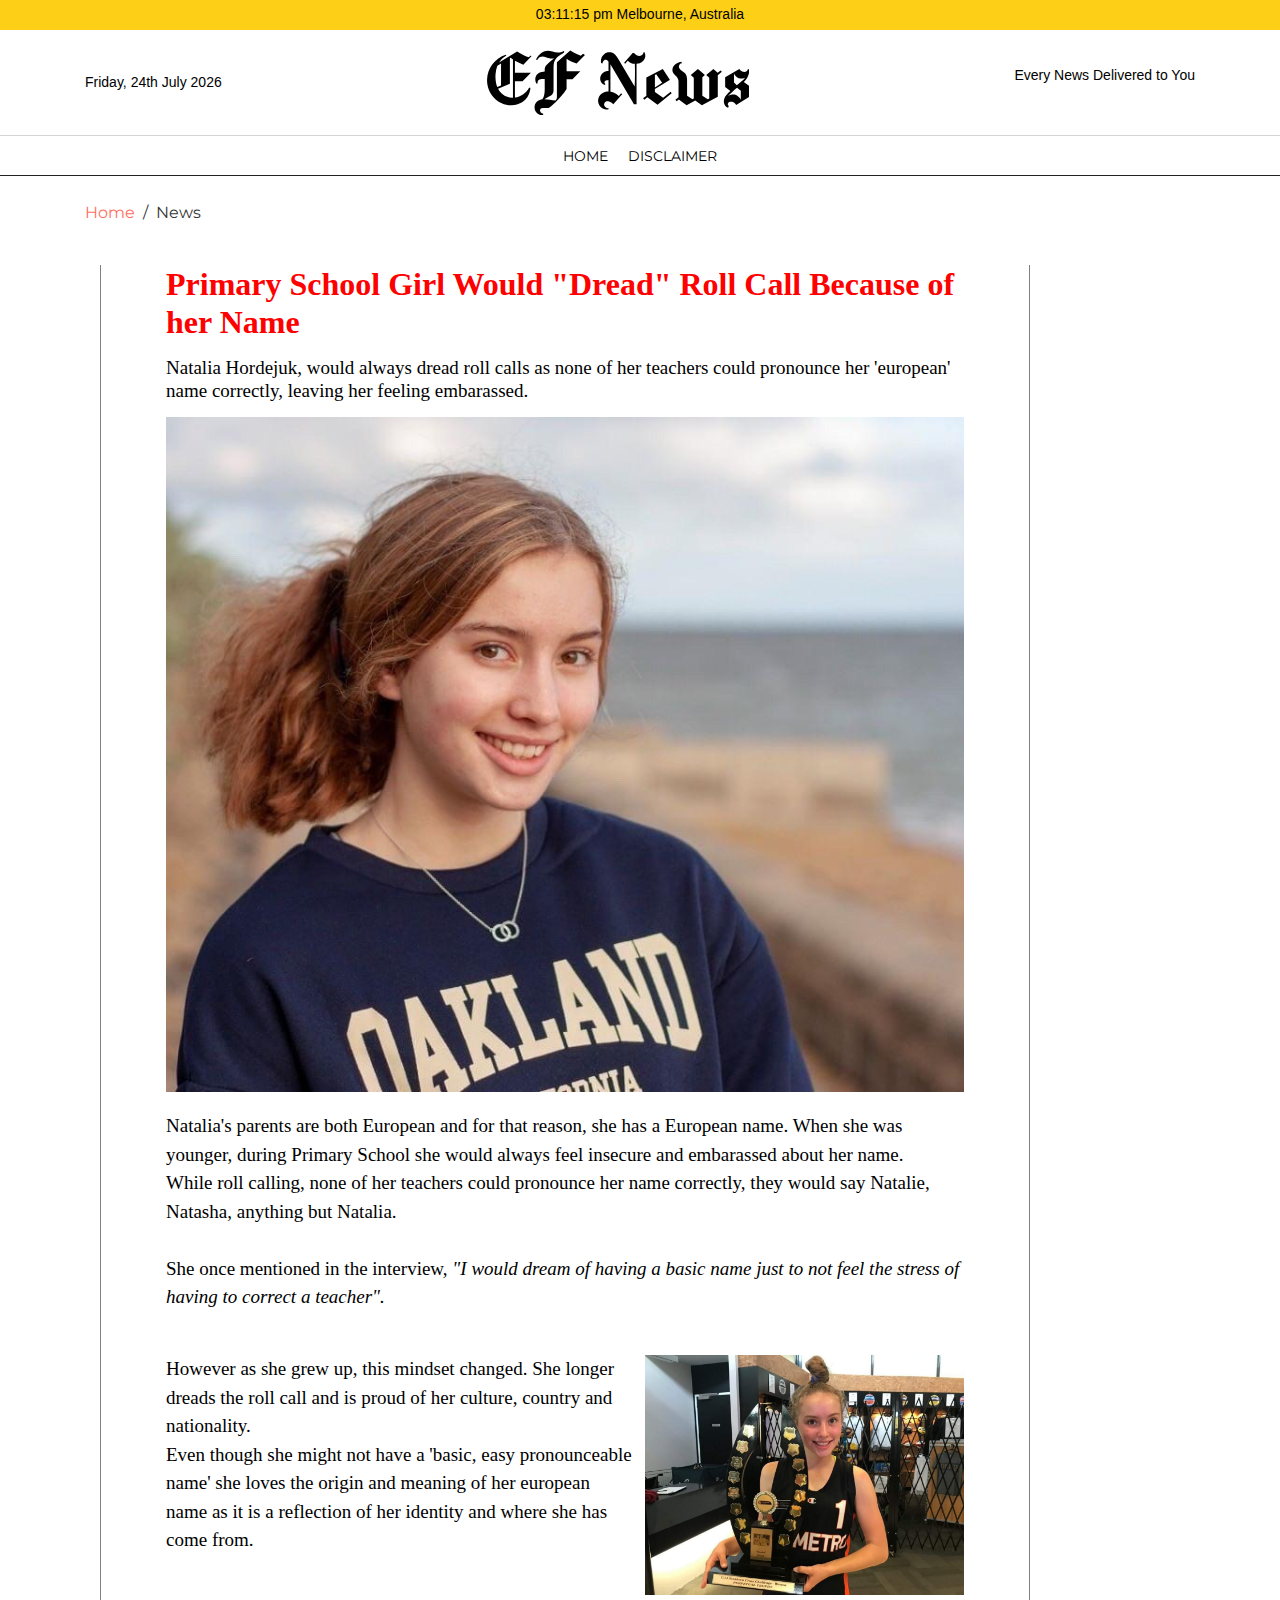
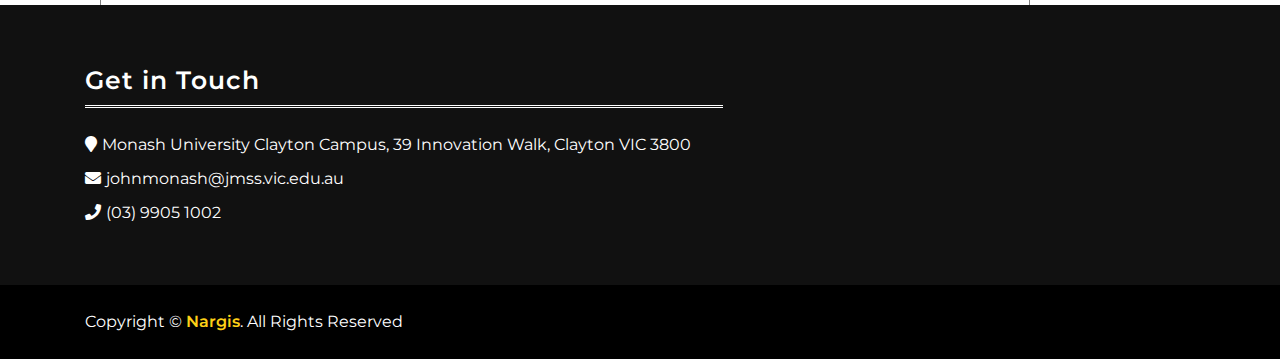
<file: natalia.html>
<!DOCTYPE html>
<html lang="en">

<head>
    <meta charset="utf-8">
    <title>Bootstrap News Template - Free HTML Templates</title>
    <meta content="width=device-width, initial-scale=1.0" name="viewport">
    <meta content="Bootstrap News Template - Free HTML Templates" name="keywords">
    <meta content="Bootstrap News Template - Free HTML Templates" name="description">

    <!-- Favicon -->
    <link href="img/favicon.ico" rel="icon">

    <!-- Google Fonts -->
    <link href="https://fonts.googleapis.com/css?family=Montserrat:400,600&display=swap" rel="stylesheet">

    <!-- CSS Libraries -->
    <link href="https://stackpath.bootstrapcdn.com/bootstrap/4.4.1/css/bootstrap.min.css" rel="stylesheet">
    <link href="https://cdnjs.cloudflare.com/ajax/libs/font-awesome/5.10.0/css/all.min.css" rel="stylesheet">
    <link href="lib/slick/slick.css" rel="stylesheet">
    <link href="lib/slick/slick-theme.css" rel="stylesheet">

    <!-- Template Stylesheet -->
    <link href="css/style.css" rel="stylesheet">
</head>

<body>
    <!-- Top Bar Start -->
    <div class="top-bar">
        <div class="container">
            <div class="row">
                <div id="DigitalCLOCK" class="clock" onload=showTime()></div>
                <!--<p>We bring the top news to you</p>-->
            </div>
        </div>
    </div>
    <!-- Top Bar Start -->

    <!-- Brand Start -->
    <div class="brand">
        <div class="container">
            <div class="header">
                <div id="Date" class="date" onload=showDate()></div>
                <a href="index.html">
                    <img src="img/logo.png" alt="Logo">
                </a>
                <p>Every News Delivered to You</p>
            </div>
        </div>
    </div>
    <!-- Brand End -->

    <!-- Nav Bar Start -->
    <div class="nav-bar">
        <nav class="navbar navbar-expand-md bg-dark navbar-dark">
            <div class="navbar-nav mr-auto">
                <a href="index.html" class="nav-item nav-link active">Home</a>
                <a href="disclaimer.html" class="nav-item nav-link">Disclaimer</a>
            </div>
        </nav>
    </div>
    <!-- Nav Bar End -->

    <!-- Breadcrumb Start -->
    <div class="breadcrumb-wrap">
        <div class="container">
            <ul class="breadcrumb">
                <li class="breadcrumb-item"><a href="index.html">Home</a></li>
                <li class="breadcrumb-item active">News</li>
            </ul>
        </div>
    </div>
    <!-- Breadcrumb End -->

    <!-- Article Starts -->
    <div class="article">
        <div class="container">
            <div class="headline">
                <h2>Primary School Girl Would "Dread" Roll Call Because of her
                    Name</h2>
            </div>
            <div class="subheader">
                <h5>Natalia Hordejuk, would always dread roll calls as none of her teachers could pronounce her
                    'european' name correctly, leaving her feeling embarassed. </h5>
            </div>
            <div class="article-main-image">
                <img src="img/natalia_thumbnail.jpg" />
            </div>
            <div class="article-text">
                <p>Natalia's parents are both European and for that reason, she has a European name. When she was
                    younger, during Primary School she would always feel insecure and embarassed about her name.<br>
                    While roll calling, none of her teachers could pronounce her name correctly, they would say Natalie,
                    Natasha, anything but Natalia. <br><br>
                    She once mentioned in the interview, <i>"I would dream of having a basic name just to not feel the
                        stress of having to correct a teacher".</i><br><br>
                </p>
                <div class="article-text_image">
                    <p>However as she grew up, this mindset changed. She longer dreads the roll call and is proud of her
                        culture, country and nationality.<br>
                        Even though she might not have a 'basic, easy pronounceable name' she loves the origin and
                        meaning of
                        her european name as it is a reflection of her identity and where she has come from.</p>
                    <img src="img/natalia3.jpg" width="40%" />
                </div>
            </div>
        </div>
    </div>

    <!-- Footer Start -->
    <div class="footer">
        <div class="container">
            <div class="row">
                <div class="col-lg-3 col-md-6">
                    <div class="footer-widget">
                        <h3 class="title">Get in Touch</h3>
                        <div class="contact-info">
                            <p><i class="fa fa-map-marker"></i>Monash University Clayton Campus, 39 Innovation Walk,
                                Clayton VIC 3800</p>
                            <p><i class="fa fa-envelope"></i>johnmonash@jmss.vic.edu.au</p>
                            <p><i class="fa fa-phone"></i>(03) 9905 1002</p>
                        </div>
                    </div>
                </div>
            </div>
        </div>
    </div>
    <!-- Footer End -->


    <!-- Footer Bottom Start -->
    <div class="footer-bottom">
        <div class="container">
            <div class="row">
                <div class="col-md-6 copyright">
                    <p>Copyright &copy; <a href="">Nargis</a>. All Rights Reserved</p>
                </div>
            </div>
        </div>
    </div>
    <!-- Footer Bottom End -->


    <!-- Back to Top -->
    <a href="#" class="back-to-top"><i class="fa fa-chevron-up"></i></a>

    <!-- JavaScript Libraries -->
    <script src="https://code.jquery.com/jquery-3.4.1.min.js"></script>
    <script src="https://stackpath.bootstrapcdn.com/bootstrap/4.4.1/js/bootstrap.bundle.min.js"></script>
    <script src="lib/easing/easing.min.js"></script>
    <script src="lib/slick/slick.min.js"></script>

    <!-- Template Javascript -->
    <script src="js/main.js"></script>
</body>

</html>
</file>
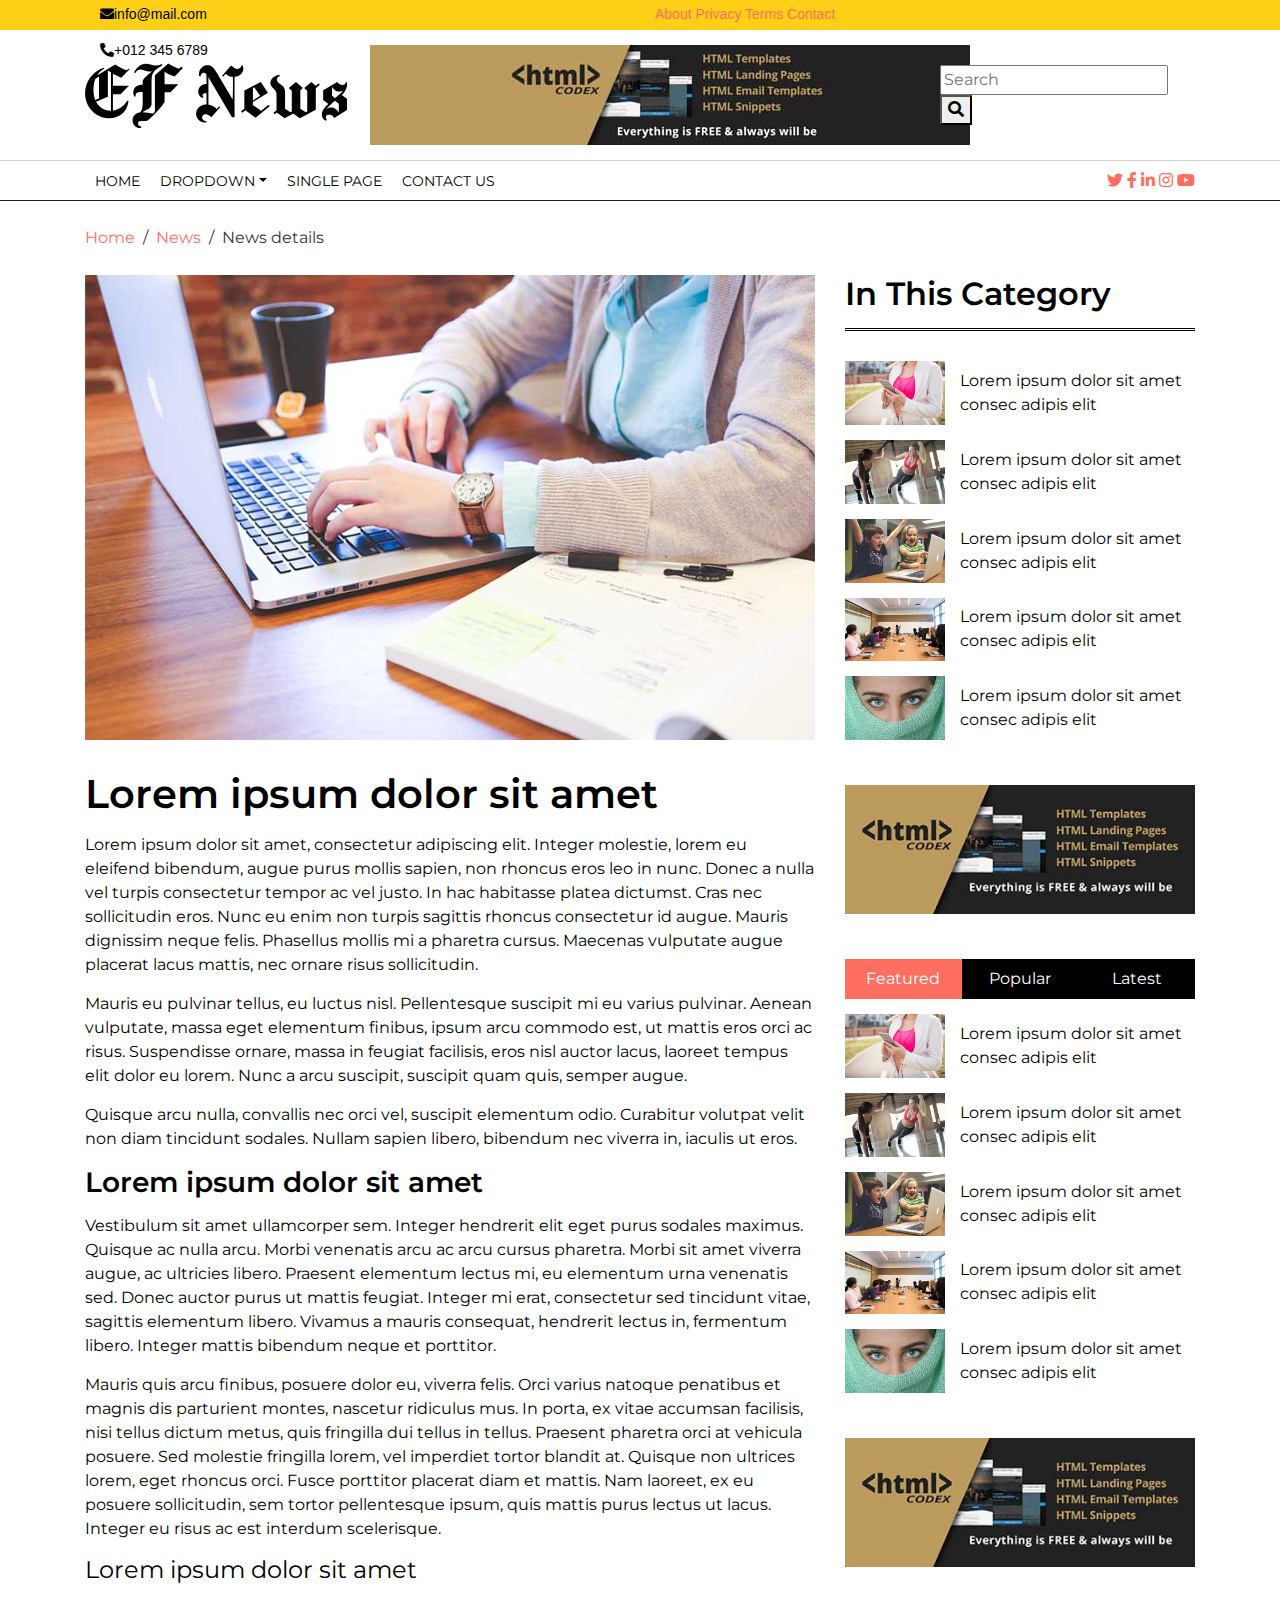
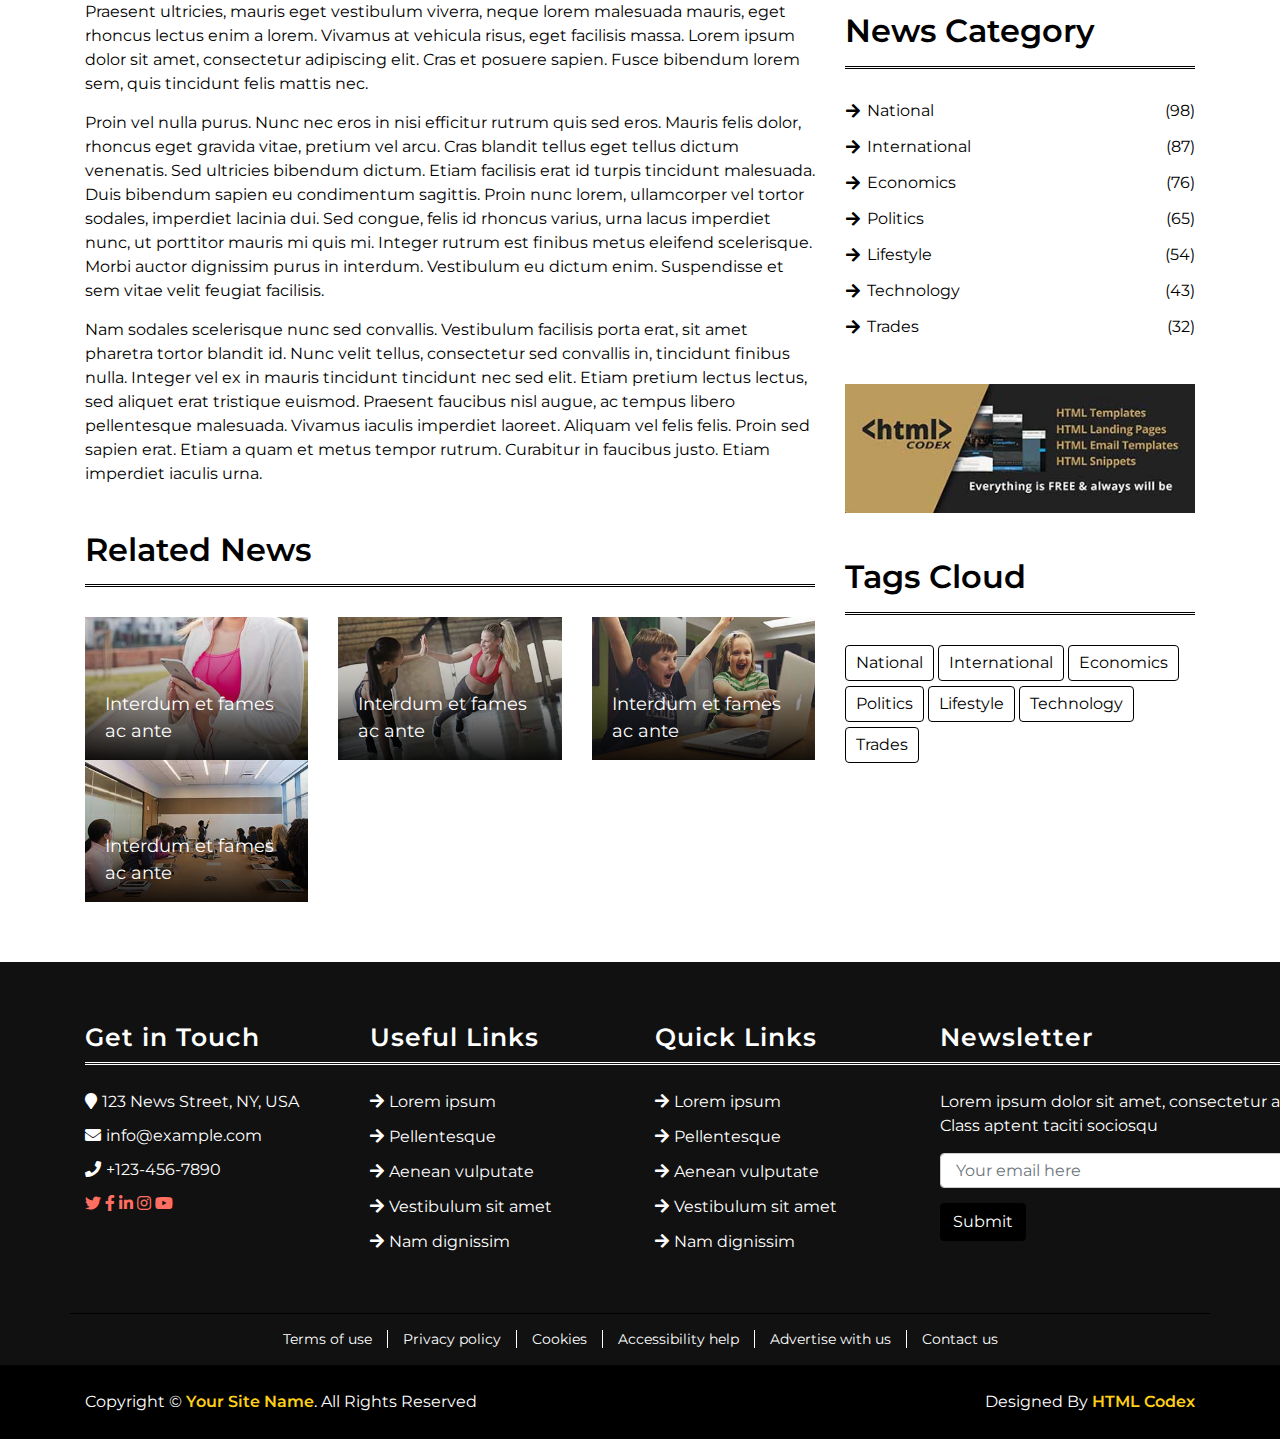
<file: single-page.html>
<!DOCTYPE html>
<html lang="en">
    <head>
        <meta charset="utf-8">
        <title>Bootstrap News Template - Free HTML Templates</title>
        <meta content="width=device-width, initial-scale=1.0" name="viewport">
        <meta content="Bootstrap News Template - Free HTML Templates" name="keywords">
        <meta content="Bootstrap News Template - Free HTML Templates" name="description">

        <!-- Favicon -->
        <link href="img/favicon.ico" rel="icon">

        <!-- Google Fonts -->
        <link href="https://fonts.googleapis.com/css?family=Montserrat:400,600&display=swap" rel="stylesheet"> 

        <!-- CSS Libraries -->
        <link href="https://stackpath.bootstrapcdn.com/bootstrap/4.4.1/css/bootstrap.min.css" rel="stylesheet">
        <link href="https://cdnjs.cloudflare.com/ajax/libs/font-awesome/5.10.0/css/all.min.css" rel="stylesheet">
        <link href="lib/slick/slick.css" rel="stylesheet">
        <link href="lib/slick/slick-theme.css" rel="stylesheet">

        <!-- Template Stylesheet -->
        <link href="css/style.css" rel="stylesheet">
    </head>

    <body>
        <!-- Top Bar Start -->
        <div class="top-bar">
            <div class="container">
                <div class="row">
                    <div class="col-md-6">
                        <div class="tb-contact">
                            <p><i class="fas fa-envelope"></i>info@mail.com</p>
                            <p><i class="fas fa-phone-alt"></i>+012 345 6789</p>
                        </div>
                    </div>
                    <div class="col-md-6">
                        <div class="tb-menu">
                            <a href="">About</a>
                            <a href="">Privacy</a>
                            <a href="">Terms</a>
                            <a href="">Contact</a>
                        </div>
                    </div>
                </div>
            </div>
        </div>
        <!-- Top Bar Start -->
        
        <!-- Brand Start -->
        <div class="brand">
            <div class="container">
                <div class="row align-items-center">
                    <div class="col-lg-3 col-md-4">
                        <div class="b-logo">
                            <a href="index.html">
                                <img src="img/logo.png" alt="Logo">
                            </a>
                        </div>
                    </div>
                    <div class="col-lg-6 col-md-4">
                        <div class="b-ads">
                            <a href="https://htmlcodex.com">
                                <img src="img/ads-1.jpg" alt="Ads">
                            </a>
                        </div>
                    </div>
                    <div class="col-lg-3 col-md-4">
                        <div class="b-search">
                            <input type="text" placeholder="Search">
                            <button><i class="fa fa-search"></i></button>
                        </div>
                    </div>
                </div>
            </div>
        </div>
        <!-- Brand End -->

        <!-- Nav Bar Start -->
        <div class="nav-bar">
            <div class="container">
                <nav class="navbar navbar-expand-md bg-dark navbar-dark">
                    <a href="#" class="navbar-brand">MENU</a>
                    <button type="button" class="navbar-toggler" data-toggle="collapse" data-target="#navbarCollapse">
                        <span class="navbar-toggler-icon"></span>
                    </button>

                    <div class="collapse navbar-collapse justify-content-between" id="navbarCollapse">
                        <div class="navbar-nav mr-auto">
                            <a href="index.html" class="nav-item nav-link">Home</a>
                            <div class="nav-item dropdown">
                                <a href="#" class="nav-link dropdown-toggle" data-toggle="dropdown">Dropdown</a>
                                <div class="dropdown-menu">
                                    <a href="#" class="dropdown-item">Sub Item 1</a>
                                    <a href="#" class="dropdown-item">Sub Item 2</a>
                                </div>
                            </div>
                            <a href="single-page.html" class="nav-item nav-link active">Single Page</a>
                            <a href="contact.html" class="nav-item nav-link">Contact Us</a>
                        </div>
                        <div class="social ml-auto">
                            <a href=""><i class="fab fa-twitter"></i></a>
                            <a href=""><i class="fab fa-facebook-f"></i></a>
                            <a href=""><i class="fab fa-linkedin-in"></i></a>
                            <a href=""><i class="fab fa-instagram"></i></a>
                            <a href=""><i class="fab fa-youtube"></i></a>
                        </div>
                    </div>
                </nav>
            </div>
        </div>
        <!-- Nav Bar End -->
        
        <!-- Breadcrumb Start -->
        <div class="breadcrumb-wrap">
            <div class="container">
                <ul class="breadcrumb">
                    <li class="breadcrumb-item"><a href="#">Home</a></li>
                    <li class="breadcrumb-item"><a href="#">News</a></li>
                    <li class="breadcrumb-item active">News details</li>
                </ul>
            </div>
        </div>
        <!-- Breadcrumb End -->
        
        <!-- Single News Start-->
        <div class="single-news">
            <div class="container">
                <div class="row">
                    <div class="col-lg-8">
                        <div class="sn-container">
                            <div class="sn-img">
                                <img src="img/news-825x525.jpg" />
                            </div>
                            <div class="sn-content">
                                <h1 class="sn-title">Lorem ipsum dolor sit amet</h1>
                                <p>
                                    Lorem ipsum dolor sit amet, consectetur adipiscing elit. Integer molestie, lorem eu eleifend bibendum, augue purus mollis sapien, non rhoncus eros leo in nunc. Donec a nulla vel turpis consectetur tempor ac vel justo. In hac habitasse platea dictumst. Cras nec sollicitudin eros. Nunc eu enim non turpis sagittis rhoncus consectetur id augue. Mauris dignissim neque felis. Phasellus mollis mi a pharetra cursus. Maecenas vulputate augue placerat lacus mattis, nec ornare risus sollicitudin.
                                </p>
                                <p>
                                    Mauris eu pulvinar tellus, eu luctus nisl. Pellentesque suscipit mi eu varius pulvinar. Aenean vulputate, massa eget elementum finibus, ipsum arcu commodo est, ut mattis eros orci ac risus. Suspendisse ornare, massa in feugiat facilisis, eros nisl auctor lacus, laoreet tempus elit dolor eu lorem. Nunc a arcu suscipit, suscipit quam quis, semper augue.
                                </p>
                                <p>
                                    Quisque arcu nulla, convallis nec orci vel, suscipit elementum odio. Curabitur volutpat velit non diam tincidunt sodales. Nullam sapien libero, bibendum nec viverra in, iaculis ut eros.
                                </p>
                                <h3>Lorem ipsum dolor sit amet</h3>
                                <p>
                                    Vestibulum sit amet ullamcorper sem. Integer hendrerit elit eget purus sodales maximus. Quisque ac nulla arcu. Morbi venenatis arcu ac arcu cursus pharetra. Morbi sit amet viverra augue, ac ultricies libero. Praesent elementum lectus mi, eu elementum urna venenatis sed. Donec auctor purus ut mattis feugiat. Integer mi erat, consectetur sed tincidunt vitae, sagittis elementum libero. Vivamus a mauris consequat, hendrerit lectus in, fermentum libero. Integer mattis bibendum neque et porttitor.
                                </p>
                                <p>
                                    Mauris quis arcu finibus, posuere dolor eu, viverra felis. Orci varius natoque penatibus et magnis dis parturient montes, nascetur ridiculus mus. In porta, ex vitae accumsan facilisis, nisi tellus dictum metus, quis fringilla dui tellus in tellus. Praesent pharetra orci at vehicula posuere. Sed molestie fringilla lorem, vel imperdiet tortor blandit at. Quisque non ultrices lorem, eget rhoncus orci. Fusce porttitor placerat diam et mattis. Nam laoreet, ex eu posuere sollicitudin, sem tortor pellentesque ipsum, quis mattis purus lectus ut lacus. Integer eu risus ac est interdum scelerisque.
                                </p>
                                <h4>Lorem ipsum dolor sit amet</h4>
                                <p>
                                    Praesent ultricies, mauris eget vestibulum viverra, neque lorem malesuada mauris, eget rhoncus lectus enim a lorem. Vivamus at vehicula risus, eget facilisis massa. Lorem ipsum dolor sit amet, consectetur adipiscing elit. Cras et posuere sapien. Fusce bibendum lorem sem, quis tincidunt felis mattis nec.
                                </p>
                                <p>
                                    Proin vel nulla purus. Nunc nec eros in nisi efficitur rutrum quis sed eros. Mauris felis dolor, rhoncus eget gravida vitae, pretium vel arcu. Cras blandit tellus eget tellus dictum venenatis. Sed ultricies bibendum dictum. Etiam facilisis erat id turpis tincidunt malesuada. Duis bibendum sapien eu condimentum sagittis. Proin nunc lorem, ullamcorper vel tortor sodales, imperdiet lacinia dui. Sed congue, felis id rhoncus varius, urna lacus imperdiet nunc, ut porttitor mauris mi quis mi. Integer rutrum est finibus metus eleifend scelerisque. Morbi auctor dignissim purus in interdum. Vestibulum eu dictum enim. Suspendisse et sem vitae velit feugiat facilisis.
                                </p>
                                <p>
                                    Nam sodales scelerisque nunc sed convallis. Vestibulum facilisis porta erat, sit amet pharetra tortor blandit id. Nunc velit tellus, consectetur sed convallis in, tincidunt finibus nulla. Integer vel ex in mauris tincidunt tincidunt nec sed elit. Etiam pretium lectus lectus, sed aliquet erat tristique euismod. Praesent faucibus nisl augue, ac tempus libero pellentesque malesuada. Vivamus iaculis imperdiet laoreet. Aliquam vel felis felis. Proin sed sapien erat. Etiam a quam et metus tempor rutrum. Curabitur in faucibus justo. Etiam imperdiet iaculis urna.
                                </p>
                            </div>
                        </div>
                        <div class="sn-related">
                            <h2>Related News</h2>
                            <div class="row sn-slider">
                                <div class="col-md-4">
                                    <div class="sn-img">
                                        <img src="img/news-350x223-1.jpg" />
                                        <div class="sn-title">
                                            <a href="">Interdum et fames ac ante</a>
                                        </div>
                                    </div>
                                </div>
                                <div class="col-md-4">
                                    <div class="sn-img">
                                        <img src="img/news-350x223-2.jpg" />
                                        <div class="sn-title">
                                            <a href="">Interdum et fames ac ante</a>
                                        </div>
                                    </div>
                                </div>
                                <div class="col-md-4">
                                    <div class="sn-img">
                                        <img src="img/news-350x223-3.jpg" />
                                        <div class="sn-title">
                                            <a href="">Interdum et fames ac ante</a>
                                        </div>
                                    </div>
                                </div>
                                <div class="col-md-4">
                                    <div class="sn-img">
                                        <img src="img/news-350x223-4.jpg" />
                                        <div class="sn-title">
                                            <a href="">Interdum et fames ac ante</a>
                                        </div>
                                    </div>
                                </div>
                            </div>
                        </div>
                    </div>

                    <div class="col-lg-4">
                        <div class="sidebar">
                            <div class="sidebar-widget">
                                <h2 class="sw-title">In This Category</h2>
                                <div class="news-list">
                                    <div class="nl-item">
                                        <div class="nl-img">
                                            <img src="img/news-350x223-1.jpg" />
                                        </div>
                                        <div class="nl-title">
                                            <a href="">Lorem ipsum dolor sit amet consec adipis elit</a>
                                        </div>
                                    </div>
                                    <div class="nl-item">
                                        <div class="nl-img">
                                            <img src="img/news-350x223-2.jpg" />
                                        </div>
                                        <div class="nl-title">
                                            <a href="">Lorem ipsum dolor sit amet consec adipis elit</a>
                                        </div>
                                    </div>
                                    <div class="nl-item">
                                        <div class="nl-img">
                                            <img src="img/news-350x223-3.jpg" />
                                        </div>
                                        <div class="nl-title">
                                            <a href="">Lorem ipsum dolor sit amet consec adipis elit</a>
                                        </div>
                                    </div>
                                    <div class="nl-item">
                                        <div class="nl-img">
                                            <img src="img/news-350x223-4.jpg" />
                                        </div>
                                        <div class="nl-title">
                                            <a href="">Lorem ipsum dolor sit amet consec adipis elit</a>
                                        </div>
                                    </div>
                                    <div class="nl-item">
                                        <div class="nl-img">
                                            <img src="img/news-350x223-5.jpg" />
                                        </div>
                                        <div class="nl-title">
                                            <a href="">Lorem ipsum dolor sit amet consec adipis elit</a>
                                        </div>
                                    </div>
                                </div>
                            </div>
                            
                            <div class="sidebar-widget">
                                <div class="image">
                                    <a href="https://htmlcodex.com"><img src="img/ads-2.jpg" alt="Image"></a>
                                </div>
                            </div>
                            
                            <div class="sidebar-widget">
                                <div class="tab-news">
                                    <ul class="nav nav-pills nav-justified">
                                        <li class="nav-item">
                                            <a class="nav-link active" data-toggle="pill" href="#featured">Featured</a>
                                        </li>
                                        <li class="nav-item">
                                            <a class="nav-link" data-toggle="pill" href="#popular">Popular</a>
                                        </li>
                                        <li class="nav-item">
                                            <a class="nav-link" data-toggle="pill" href="#latest">Latest</a>
                                        </li>
                                    </ul>

                                    <div class="tab-content">
                                        <div id="featured" class="container tab-pane active">
                                            <div class="tn-news">
                                                <div class="tn-img">
                                                    <img src="img/news-350x223-1.jpg" />
                                                </div>
                                                <div class="tn-title">
                                                    <a href="">Lorem ipsum dolor sit amet consec adipis elit</a>
                                                </div>
                                            </div>
                                            <div class="tn-news">
                                                <div class="tn-img">
                                                    <img src="img/news-350x223-2.jpg" />
                                                </div>
                                                <div class="tn-title">
                                                    <a href="">Lorem ipsum dolor sit amet consec adipis elit</a>
                                                </div>
                                            </div>
                                            <div class="tn-news">
                                                <div class="tn-img">
                                                    <img src="img/news-350x223-3.jpg" />
                                                </div>
                                                <div class="tn-title">
                                                    <a href="">Lorem ipsum dolor sit amet consec adipis elit</a>
                                                </div>
                                            </div>
                                            <div class="tn-news">
                                                <div class="tn-img">
                                                    <img src="img/news-350x223-4.jpg" />
                                                </div>
                                                <div class="tn-title">
                                                    <a href="">Lorem ipsum dolor sit amet consec adipis elit</a>
                                                </div>
                                            </div>
                                            <div class="tn-news">
                                                <div class="tn-img">
                                                    <img src="img/news-350x223-5.jpg" />
                                                </div>
                                                <div class="tn-title">
                                                    <a href="">Lorem ipsum dolor sit amet consec adipis elit</a>
                                                </div>
                                            </div>
                                        </div>
                                        <div id="popular" class="container tab-pane fade">
                                            <div class="tn-news">
                                                <div class="tn-img">
                                                    <img src="img/news-350x223-4.jpg" />
                                                </div>
                                                <div class="tn-title">
                                                    <a href="">Lorem ipsum dolor sit amet consec adipis elit</a>
                                                </div>
                                            </div>
                                            <div class="tn-news">
                                                <div class="tn-img">
                                                    <img src="img/news-350x223-3.jpg" />
                                                </div>
                                                <div class="tn-title">
                                                    <a href="">Lorem ipsum dolor sit amet consec adipis elit</a>
                                                </div>
                                            </div>
                                            <div class="tn-news">
                                                <div class="tn-img">
                                                    <img src="img/news-350x223-2.jpg" />
                                                </div>
                                                <div class="tn-title">
                                                    <a href="">Lorem ipsum dolor sit amet consec adipis elit</a>
                                                </div>
                                            </div>
                                            <div class="tn-news">
                                                <div class="tn-img">
                                                    <img src="img/news-350x223-1.jpg" />
                                                </div>
                                                <div class="tn-title">
                                                    <a href="">Lorem ipsum dolor sit amet consec adipis elit</a>
                                                </div>
                                            </div>
                                            <div class="tn-news">
                                                <div class="tn-img">
                                                    <img src="img/news-350x223-2.jpg" />
                                                </div>
                                                <div class="tn-title">
                                                    <a href="">Lorem ipsum dolor sit amet consec adipis elit</a>
                                                </div>
                                            </div>
                                        </div>
                                        <div id="latest" class="container tab-pane fade">
                                            <div class="tn-news">
                                                <div class="tn-img">
                                                    <img src="img/news-350x223-3.jpg" />
                                                </div>
                                                <div class="tn-title">
                                                    <a href="">Lorem ipsum dolor sit amet consec adipis elit</a>
                                                </div>
                                            </div>
                                            <div class="tn-news">
                                                <div class="tn-img">
                                                    <img src="img/news-350x223-4.jpg" />
                                                </div>
                                                <div class="tn-title">
                                                    <a href="">Lorem ipsum dolor sit amet consec adipis elit</a>
                                                </div>
                                            </div>
                                            <div class="tn-news">
                                                <div class="tn-img">
                                                    <img src="img/news-350x223-5.jpg" />
                                                </div>
                                                <div class="tn-title">
                                                    <a href="">Lorem ipsum dolor sit amet consec adipis elit</a>
                                                </div>
                                            </div>
                                            <div class="tn-news">
                                                <div class="tn-img">
                                                    <img src="img/news-350x223-4.jpg" />
                                                </div>
                                                <div class="tn-title">
                                                    <a href="">Lorem ipsum dolor sit amet consec adipis elit</a>
                                                </div>
                                            </div>
                                            <div class="tn-news">
                                                <div class="tn-img">
                                                    <img src="img/news-350x223-3.jpg" />
                                                </div>
                                                <div class="tn-title">
                                                    <a href="">Lorem ipsum dolor sit amet consec adipis elit</a>
                                                </div>
                                            </div>
                                        </div>
                                    </div>
                                </div>
                            </div>
                            
                            <div class="sidebar-widget">
                                <div class="image">
                                    <a href="https://htmlcodex.com"><img src="img/ads-2.jpg" alt="Image"></a>
                                </div>
                            </div>

                            <div class="sidebar-widget">
                                <h2 class="sw-title">News Category</h2>
                                <div class="category">
                                    <ul>
                                        <li><a href="">National</a><span>(98)</span></li>
                                        <li><a href="">International</a><span>(87)</span></li>
                                        <li><a href="">Economics</a><span>(76)</span></li>
                                        <li><a href="">Politics</a><span>(65)</span></li>
                                        <li><a href="">Lifestyle</a><span>(54)</span></li>
                                        <li><a href="">Technology</a><span>(43)</span></li>
                                        <li><a href="">Trades</a><span>(32)</span></li>
                                    </ul>
                                </div>
                            </div>

                            <div class="sidebar-widget">
                                <div class="image">
                                    <a href="https://htmlcodex.com"><img src="img/ads-2.jpg" alt="Image"></a>
                                </div>
                            </div>
                            
                            <div class="sidebar-widget">
                                <h2 class="sw-title">Tags Cloud</h2>
                                <div class="tags">
                                    <a href="">National</a>
                                    <a href="">International</a>
                                    <a href="">Economics</a>
                                    <a href="">Politics</a>
                                    <a href="">Lifestyle</a>
                                    <a href="">Technology</a>
                                    <a href="">Trades</a>
                                </div>
                            </div>
                        </div>
                    </div>
                </div>
            </div>
        </div>
        <!-- Single News End-->        
        
        <!-- Footer Start -->
        <div class="footer">
            <div class="container">
                <div class="row">
                    <div class="col-lg-3 col-md-6">
                        <div class="footer-widget">
                            <h3 class="title">Get in Touch</h3>
                            <div class="contact-info">
                                <p><i class="fa fa-map-marker"></i>123 News Street, NY, USA</p>
                                <p><i class="fa fa-envelope"></i>info@example.com</p>
                                <p><i class="fa fa-phone"></i>+123-456-7890</p>
                                <div class="social">
                                    <a href=""><i class="fab fa-twitter"></i></a>
                                    <a href=""><i class="fab fa-facebook-f"></i></a>
                                    <a href=""><i class="fab fa-linkedin-in"></i></a>
                                    <a href=""><i class="fab fa-instagram"></i></a>
                                    <a href=""><i class="fab fa-youtube"></i></a>
                                </div>
                            </div>
                        </div>
                    </div>
                    
                    <div class="col-lg-3 col-md-6">
                        <div class="footer-widget">
                            <h3 class="title">Useful Links</h3>
                            <ul>
                                <li><a href="#">Lorem ipsum</a></li>
                                <li><a href="#">Pellentesque</a></li>
                                <li><a href="#">Aenean vulputate</a></li>
                                <li><a href="#">Vestibulum sit amet</a></li>
                                <li><a href="#">Nam dignissim</a></li>
                            </ul>
                        </div>
                    </div>

                    <div class="col-lg-3 col-md-6">
                        <div class="footer-widget">
                            <h3 class="title">Quick Links</h3>
                            <ul>
                                <li><a href="#">Lorem ipsum</a></li>
                                <li><a href="#">Pellentesque</a></li>
                                <li><a href="#">Aenean vulputate</a></li>
                                <li><a href="#">Vestibulum sit amet</a></li>
                                <li><a href="#">Nam dignissim</a></li>
                            </ul>
                        </div>
                    </div>
                    
                    <div class="col-lg-3 col-md-6">
                        <div class="footer-widget">
                            <h3 class="title">Newsletter</h3>
                            <div class="newsletter">
                                <p>
                                    Lorem ipsum dolor sit amet, consectetur adipiscing elit. Vivamus sed porta dui. Class aptent taciti sociosqu
                                </p>
                                <form>
                                    <input class="form-control" type="email" placeholder="Your email here">
                                    <button class="btn">Submit</button>
                                </form>
                            </div>
                        </div>
                    </div>
                </div>
            </div>
        </div>
        <!-- Footer End -->
        
        <!-- Footer Menu Start -->
        <div class="footer-menu">
            <div class="container">
                <div class="f-menu">
                    <a href="">Terms of use</a>
                    <a href="">Privacy policy</a>
                    <a href="">Cookies</a>
                    <a href="">Accessibility help</a>
                    <a href="">Advertise with us</a>
                    <a href="">Contact us</a>
                </div>
            </div>
        </div>
        <!-- Footer Menu End -->

        <!-- Footer Bottom Start -->
        <div class="footer-bottom">
            <div class="container">
                <div class="row">
                    <div class="col-md-6 copyright">
                        <p>Copyright &copy; <a href="">Your Site Name</a>. All Rights Reserved</p>
                    </div>

                    <!--/*** This template is free as long as you keep the footer author’s credit link/attribution link/backlink. If you'd like to use the template without the footer author’s credit link/attribution link/backlink, you can purchase the Credit Removal License from "https://htmlcodex.com/credit-removal". Thank you for your support. ***/-->
                    <div class="col-md-6 template-by">
                        <p>Designed By <a href="https://htmlcodex.com">HTML Codex</a></p>
                    </div>
                </div>
            </div>
        </div>
        <!-- Footer Bottom End -->

        <!-- Back to Top -->
        <a href="#" class="back-to-top"><i class="fa fa-chevron-up"></i></a>

        <!-- JavaScript Libraries -->
        <script src="https://code.jquery.com/jquery-3.4.1.min.js"></script>
        <script src="https://stackpath.bootstrapcdn.com/bootstrap/4.4.1/js/bootstrap.bundle.min.js"></script>
        <script src="lib/easing/easing.min.js"></script>
        <script src="lib/slick/slick.min.js"></script>

        <!-- Template Javascript -->
        <script src="js/main.js"></script>
    </body>
</html>
</file>
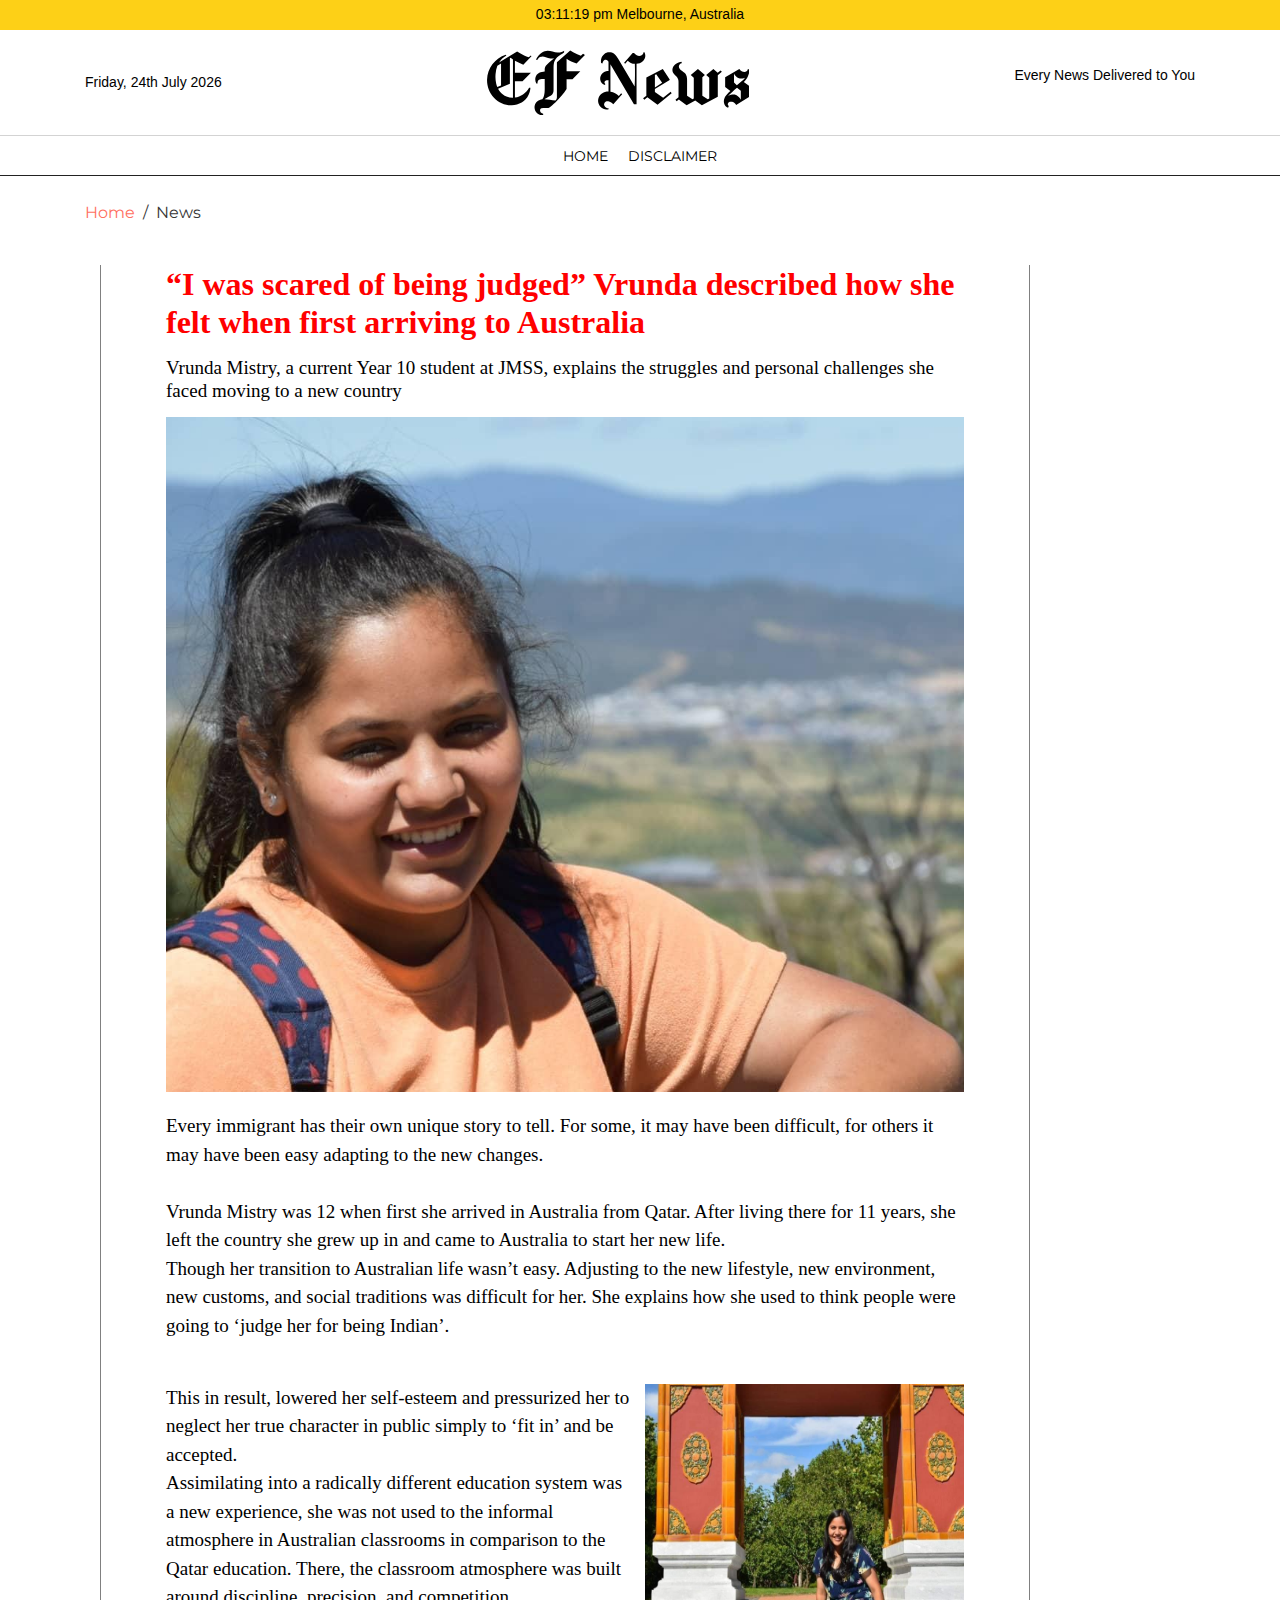
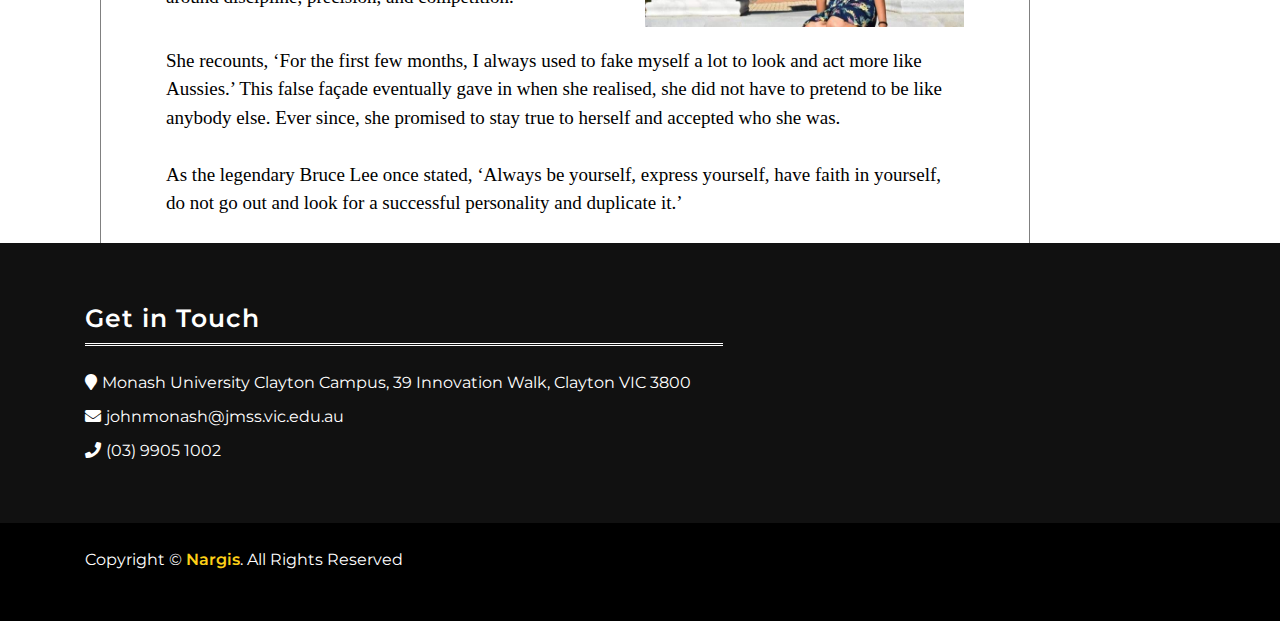
<file: vrunda.html>
<!DOCTYPE html>
<html lang="en">

<head>
    <meta charset="utf-8">
    <title>Bootstrap News Template - Free HTML Templates</title>
    <meta content="width=device-width, initial-scale=1.0" name="viewport">
    <meta content="Bootstrap News Template - Free HTML Templates" name="keywords">
    <meta content="Bootstrap News Template - Free HTML Templates" name="description">

    <!-- Favicon -->
    <link href="img/favicon.ico" rel="icon">

    <!-- Google Fonts -->
    <link href="https://fonts.googleapis.com/css?family=Montserrat:400,600&display=swap" rel="stylesheet">

    <!-- CSS Libraries -->
    <link href="https://stackpath.bootstrapcdn.com/bootstrap/4.4.1/css/bootstrap.min.css" rel="stylesheet">
    <link href="https://cdnjs.cloudflare.com/ajax/libs/font-awesome/5.10.0/css/all.min.css" rel="stylesheet">
    <link href="lib/slick/slick.css" rel="stylesheet">
    <link href="lib/slick/slick-theme.css" rel="stylesheet">

    <!-- Template Stylesheet -->
    <link href="css/style.css" rel="stylesheet">
</head>

<body>
    <!-- Top Bar Start -->
    <div class="top-bar">
        <div class="container">
            <div class="row">
                <div id="DigitalCLOCK" class="clock" onload=showTime()></div>
                <!--<p>We bring the top news to you</p>-->
            </div>
        </div>
    </div>
    <!-- Top Bar Start -->

    <!-- Brand Start -->
    <div class="brand">
        <div class="container">
            <div class="header">
                <div id="Date" class="date" onload=showDate()></div>
                <a href="index.html">
                    <img src="img/logo.png" alt="Logo">
                </a>
                <p>Every News Delivered to You</p>
            </div>
        </div>
    </div>
    <!-- Brand End -->

    <!-- Nav Bar Start -->
    <div class="nav-bar">
        <nav class="navbar navbar-expand-md bg-dark navbar-dark">
            <div class="navbar-nav mr-auto">
                <a href="index.html" class="nav-item nav-link active">Home</a>
                <a href="disclaimer.html" class="nav-item nav-link">Disclaimer</a>
            </div>
        </nav>
    </div>
    <!-- Nav Bar End -->

    <!-- Breadcrumb Start -->
    <div class="breadcrumb-wrap">
        <div class="container">
            <ul class="breadcrumb">
                <li class="breadcrumb-item"><a href="index.html">Home</a></li>
                <li class="breadcrumb-item active">News</li>
            </ul>
        </div>
    </div>
    <!-- Breadcrumb End -->

    <!-- Article Starts -->
    <div class="article">
        <div class="container">
            <div class="headline">
                <h2>“I was scared of being judged” Vrunda described how she felt when first
                    arriving to Australia
                </h2>
            </div>
            <div class="subheader">
                <h5>Vrunda Mistry, a current Year 10 student at JMSS, explains the struggles and personal challenges she
                    faced moving to a new country</h5>
            </div>
            <div class="article-main-image">
                <img src="img/vrunda_thumbnail.jpg" />
            </div>
            <div class="article-text">
                <p>Every immigrant has their own unique story to tell. For some, it may have been difficult, for others
                    it may have been
                    easy adapting to the new changes.<br><br>
                    Vrunda Mistry was 12 when first she arrived in Australia from Qatar. After living there for 11
                    years, she left the
                    country she grew up in and came to Australia to start her new life.<br>
                    Though her transition to Australian life wasn’t easy. Adjusting to the new lifestyle, new
                    environment, new customs, and
                    social traditions was difficult for her. She explains how she used to think people were going to
                    ‘judge her for being
                    Indian’.<br><br>
                </p>
            </div>
            <div class="article-text_image">
                <p>This in result, lowered her self-esteem and pressurized her to neglect her true
                    character
                    in public simply to
                    ‘fit in’ and be accepted.<br> Assimilating into a radically different education system was a new
                    experience, she was not
                    used to the informal atmosphere in Australian classrooms in comparison to the Qatar education.
                    There, the classroom
                    atmosphere was built around discipline, precision, and competition.</p>
                <img src="img/vrunda2.jpg" width="40%" />
            </div>
            <div class="article-text" style="padding-top: 20px;">
                <p>She recounts, ‘For the first few months, I always used to fake myself a lot to look and act more
                    like Aussies.’
                    This false façade eventually gave in when she realised, she did not have to pretend to be like
                    anybody else. Ever since,
                    she promised to stay true to herself and accepted who she was.<br><br>
                    As the legendary Bruce Lee once stated, ‘Always be yourself, express yourself, have faith in
                    yourself, do not go out and
                    look for a successful personality and duplicate it.’</p>
            </div>
        </div>
    </div>

    <!-- Footer Start -->
    <div class="footer">
        <div class="container">
            <div class="row">
                <div class="col-lg-3 col-md-6">
                    <div class="footer-widget">
                        <h3 class="title">Get in Touch</h3>
                        <div class="contact-info">
                            <p><i class="fa fa-map-marker"></i>Monash University Clayton Campus, 39 Innovation Walk,
                                Clayton VIC 3800</p>
                            <p><i class="fa fa-envelope"></i>johnmonash@jmss.vic.edu.au</p>
                            <p><i class="fa fa-phone"></i>(03) 9905 1002</p>
                        </div>
                    </div>
                </div>
            </div>
        </div>
    </div>
    <!-- Footer End -->


    <!-- Footer Bottom Start -->
    <div class="footer-bottom">
        <div class="container">
            <div class="row">
                <div class="col-md-6 copyright">
                    <p>Copyright &copy; <a href="">Nargis</a>. All Rights Reserved</p>
                </div>
            </div>
        </div>x`
    </div>
    <!-- Footer Bottom End -->

    <!-- Back to Top -->
    <a href="#" class="back-to-top"><i class="fa fa-chevron-up"></i></a>

    <!-- JavaScript Libraries -->
    <script src="https://code.jquery.com/jquery-3.4.1.min.js"></script>
    <script src="https://stackpath.bootstrapcdn.com/bootstrap/4.4.1/js/bootstrap.bundle.min.js"></script>
    <script src="lib/easing/easing.min.js"></script>
    <script src="lib/slick/slick.min.js"></script>

    <!-- Template Javascript -->
    <script src="js/main.js"></script>
</body>

</html>
</file>
<file: css/style.css>
/**********************************/
/********** General CSS ***********/
/**********************************/

/*Fonts*/
@import url("https://fonts.googleapis.com/css2?family=Bubblegum+Sans&family=IM+Fell+English+SC&display=swap");
@import url("//db.onlinewebfonts.com/c/f3258385782c4c96aa24fe8b5d5f9782?family=Old+English+Text+MT");
@import url("//db.onlinewebfonts.com/c/08d78e70bb7fc6ae5cdd413384b799fb?family=Guardian+Egyptian+Web+Bold");

body {
  color: #000000;
  font-family: "Montserrat", sans-serif;
  font-weight: 400;
  background: #ffffff;
}

a {
  color: #ff6f61;
  transition: 0.5s;
}

a:hover,
a:active,
a:focus {
  color: #000000;
  outline: none;
  text-decoration: none;
}

p {
  padding: 0;
  margin: 0 0 15px 0;
  color: #000000;
}

h1,
h2,
h3,
h4,
h5,
h6 {
  margin: 0 0 15px 0;
  padding: 0;
  color: #000000;
  font-weight: 600;
}

h4,
h5,
h6 {
  font-weight: 400;
}

.back-to-top {
  position: fixed;
  display: none;
  background: #ff6f61;
  color: #ffffff;
  width: 35px;
  height: 35px;
  text-align: center;
  line-height: 1;
  font-size: 16px;
  right: 15px;
  bottom: 15px;
  transition: background 0.5s;
  border-radius: 4px;
  z-index: 11;
}

.back-to-top:hover {
  background: #000000;
}

.back-to-top i {
  padding-top: 9px;
  color: #ffffff;
}

/**********************************/
/********* Form Input CSS *********/
/**********************************/
.form-control,
.custom-select {
  width: 100%;
  height: 35px;
  padding: 5px 15px;
  color: #999999;
  border: 1px solid #cccccc;
  margin-bottom: 15px;
}

.form-control:focus,
.custom-select:focus {
  box-shadow: none;
  border-color: #ff6f61;
}

.custom-radio,
.custom-checkbox {
  margin-bottom: 15px;
}

.custom-radio .custom-control-label::before,
.custom-checkbox .custom-control-label::before {
  border-color: #cccccc;
}

.custom-radio .custom-control-input:checked ~ .custom-control-label::before,
.custom-checkbox .custom-control-input:checked ~ .custom-control-label::before {
  color: #ffffff;
  background: #ff6f61;
}

button.btn {
  color: #ffffff;
  background: #000000;
  border: 1px solid #000000;
}

button.btn:hover {
  color: #ffffff;
  background: #ff6f61;
  border-color: #ff6f61;
}

/**********************************/
/*********** Top Bar CSS **********/
/**********************************/
.top-bar .row {
  justify-content: center;
  display: flex;
  color: #000;
  padding-top: 4px;
  font-size: 14px;
  font-weight: 520;
  margin: 0;
  font-family: "Segoe UI", Tahoma, Geneva, Verdana, sans-serif;
  width: 100%;
}

.top-bar {
  background: #fdd017;
  height: 30px;
}

@media (max-width: 768px) {
  .top-bar .tb-contact,
  .top-bar .tb-menu {
    text-align: center;
  }
}

/**********************************/
/*********** Brand CSS ************/
/**********************************/
.brand {
  margin: 15px 0;
  background: #ffffff;
}

.brand .header {
  justify-content: space-between;
  display: flex;
  color: #000;
  padding: 5px 0 5px 0;
  font-size: 14px;
  font-weight: 520;
  margin: 0;
  align-items: center;
  margin: 0;
  font-family: "Segoe UI", Tahoma, Geneva, Verdana, sans-serif;
  width: 100%;
}

.brand .date {
  color: #000;
}

/**********************************/
/*********** Nav Bar CSS **********/
/**********************************/
.nav-bar {
  position: relative;
  border-top: lightgrey solid 1px;
  border-bottom: #222 solid 1px;
  display: flex;
  justify-content: center;
}

.nav-bar.nav-sticky {
  position: fixed;
  top: 0;
  width: 100%;
  box-shadow: 0 2px 5px rgba(0, 0, 0, 0.3);
  z-index: 999;
}

.nav-bar .navbar {
  height: 100%;
  padding: 0;
}

.navbar-dark .navbar-nav .nav-link,
.navbar-dark .navbar-nav .nav-link:focus,
.navbar-dark .navbar-nav .nav-link:hover,
.navbar-dark .navbar-nav .nav-link.active {
  padding: 10px 10px 8px 10px;
  color: #000;
}

.nav-link:hover {
  border-bottom: 2px solid #000000;
  transition: none;
}

@media (min-width: 768px) {
  .nav-bar,
  .nav-bar .navbar {
    background: white !important;
  }

  .nav-bar .navbar-brand {
    display: none;
  }

  .nav-bar a.nav-link {
    padding: 8px 15px;
    font-size: 14px;
    text-transform: uppercase;
  }
}

@media (max-width: 768px) {
  .nav-bar,
  .nav-bar .navbar {
    padding: 3px 0;
    background: white !important;
  }

  .nav-bar a.nav-link {
    padding: 5px;
  }

  .nav-bar .dropdown-menu {
    box-shadow: none;
  }

  .nav-bar .social {
    display: none;
  }
}

/**********************************/
/********** Top News CSS **********/
/**********************************/
.top-news {
  position: relative;
  width: 100%;
  padding: 30px 0 0 0;
}

.top-news .tn-img {
  position: relative;
  overflow: hidden;
}

.top-news .tn-img img {
  width: 100%;
}

.top-news .tn-img a:last-child {
  position: absolute;
  top: 65%;
  right: 0;
  bottom: 0;
  left: 0;
  padding: 15px 10px 15px 20px;
  background-image: linear-gradient(
    rgba(0, 0, 0, 0),
    rgba(0, 0, 0, 0.8),
    rgba(0, 0, 0, 1)
  );
  display: flex;
  align-items: flex-end;
}

.top-news .tn-img a:last-child {
  display: block;
  width: 100%;
  color: #ffffff;
  font-family: Georgia, serif;
  font-weight: 400;
  transition: 0.3s;
  font-size: 25px;
  font-weight: 600;
}

.top-news .tn-img:hover {
  opacity: 0.9;
}

.top-news .tn-img a:last-child:hover {
  text-decoration: underline;
}

.top-news .tn-left {
  margin-bottom: 71px;
}

.top-news .tn-right {
  margin-bottom: 60px;
  padding: 0 5px;
  display: flex;
}

.top-news .slick-prev,
.top-news .slick-next {
  width: 28px;
  height: 28px;
  z-index: 1;
  transition: 0.5s;
  color: #ffffff;
  background: #000000;
  border-radius: 4px;
}

.top-news .slick-prev {
  left: 30px;
}

.top-news .slick-next {
  right: 30px;
}

.top-news .slick-prev:hover,
.top-news .slick-prev:focus,
.top-news .slick-next:hover,
.top-news .slick-next:focus {
  color: #ffffff;
  background: #ff6f61;
}

.top-news .slick-prev::before,
.top-news .slick-next::before {
  font-family: "Font Awesome 5 Free";
  font-size: 18px;
  font-weight: 900;
  color: #ffffff;
}

.top-news .slick-prev::before {
  content: "\f104";
}

.top-news .slick-next::before {
  content: "\f105";
}

/**********************************/
/******* News CSS ********/
/**********************************/
.main-news {
  margin-bottom: 50px;
  margin-right: 30px;
  position: relative;
  padding-top: 30px;
  border-top: 4px double #000;
  width: 100%;
}

.main-news .container {
  position: relative;
  display: flex;
  overflow: hidden;
}

.main-news .tn-img {
  width: 30%;
  display: flex;
  padding: 15px;
  flex-direction: column;
  background-color: #f6f6f6;
  border-right: 1px solid grey;
  border-left: 1px solid grey;
}

.main-news .tn-img img {
  width: 100%;
  padding-top: 10px;
}

.main-news .tn-img:hover {
  opacity: 0.9;
  text-decoration: underline;
}

.main-news .tn-img a {
  display: block;
  width: 100%;
  color: #000;
  font-family: Georgia, serif;
  font-size: 23px;
  font-weight: 800;
  transition: 0.3s;
}

/**********************************/
/********** Main News CSS *********/
/**********************************/

.main-news .col-md-4 {
  margin-bottom: 30px;
}

.main-news .mn-img {
  position: relative;
  overflow: hidden;
}

.main-news .mn-img img {
  width: 100%;
}

.main-news .mn-img:hover img {
  filter: blur(3px);
  -webkit-filter: blur(3px);
}

.main-news .mn-title {
  position: absolute;
  top: 0;
  right: 0;
  bottom: 0;
  left: 0;
  padding: 15px 10px 15px 20px;
  background-image: linear-gradient(
    rgba(0, 0, 0, 0),
    rgba(0, 0, 0, 0.3),
    rgba(0, 0, 0, 0.9)
  );
  display: flex;
  align-items: flex-end;
}

.main-news .mn-title a {
  display: block;
  width: 100%;
  color: #ffffff;
  font-size: 18px;
  font-weight: 400;
  transition: 0.3s;
}

.main-news .mn-title a:hover {
  color: #ff6f61;
}

.main-news .mn-list {
  margin-bottom: 30px;
}

.main-news .mn-list h2 {
  color: #000000;
  margin-bottom: 30px;
  padding-bottom: 15px;
  border-bottom: 3px double #000000;
}

.main-news .mn-list ul {
  margin: 0;
  padding: 0;
  list-style: none;
}

.main-news .mn-list ul li {
  margin: 0 0 12px 22px;
}

.main-news .mn-list ul li:last-child {
  margin-bottom: 0;
}

.main-news .mn-list ul li a {
  color: #000000;
  display: block;
  line-height: 23px;
}

.main-news .mn-list ul li::before {
  position: absolute;
  content: "\f061";
  font-family: "Font Awesome 5 Free";
  font-weight: 900;
  color: #000000;
  left: 1px;
}

.main-news .mn-list ul li a:hover {
  color: #ff6f61;
}

/**********************************/
/********* Breadcrumb CSS *********/
/**********************************/
.breadcrumb-wrap {
  position: relative;
  width: 100%;
  background: #ffffff;
}

.breadcrumb-wrap .breadcrumb {
  margin: 25px 0 0 0;
  padding: 0;
  background: none;
}

.breadcrumb-wrap .breadcrumb .breadcrumb-item + .breadcrumb-item::before {
  color: #353535;
}

.breadcrumb-wrap .breadcrumb .breadcrumb-item.active {
  color: #353535;
}

/**********************************/
/********* Single News CSS ********/
/**********************************/
.single-news {
  position: relative;
  width: 100%;
  padding: 25px 0 0 0;
  margin-bottom: 15px;
}

.single-news .sn-img {
  position: relative;
  overflow: hidden;
}

.single-news .sn-img img {
  width: 100%;
}

.single-news .sn-content {
  position: relative;
  width: 100%;
  padding: 30px 0;
}

.single-news .sn-content h1.sn-title {
  display: block;
  width: 100%;
  color: #000000;
}

.single-news .sn-related {
  margin-bottom: 45px;
}

.single-news .sn-related h2 {
  color: #000000;
  margin-bottom: 30px;
  padding-bottom: 15px;
  border-bottom: 3px double #000000;
}

.single-news .sn-slider .sn-img {
  position: relative;
  overflow: hidden;
}

.single-news .sn-slider .sn-img img {
  width: 100%;
}

.single-news .sn-slider .sn-img:hover img {
  filter: blur(3px);
  -webkit-filter: blur(3px);
}

.single-news .sn-slider .sn-title {
  position: absolute;
  top: 0;
  right: 0;
  bottom: 0;
  left: 0;
  padding: 15px 10px 15px 20px;
  background-image: linear-gradient(
    rgba(0, 0, 0, 0),
    rgba(0, 0, 0, 0.3),
    rgba(0, 0, 0, 0.9)
  );
  display: flex;
  align-items: flex-end;
}

.single-news .sn-slider .sn-title a {
  display: block;
  width: 100%;
  color: #ffffff;
  font-size: 18px;
  font-weight: 400;
  transition: 0.3s;
}

.single-news .sn-slider .sn-title a:hover {
  color: #ff6f61;
}

.single-news .sn-slider .slick-prev,
.single-news .sn-slider .slick-next {
  top: -62px;
  width: 28px;
  height: 28px;
  z-index: 1;
  transition: 0.5s;
  color: #ffffff;
  background: #000000;
  border-radius: 4px;
}

.single-news .sn-slider .slick-prev {
  left: calc(100% - 85px);
}

.single-news .sn-slider .slick-next {
  right: 14px;
}

.single-news .sn-slider .slick-prev:hover,
.single-news .sn-slider .slick-prev:focus,
.single-news .sn-slider .slick-next:hover,
.single-news .sn-slider .slick-next:focus {
  color: #ffffff;
  background: #ff6f61;
}

.single-news .sn-slider .slick-prev::before,
.single-news .sn-slider .slick-next::before {
  font-family: "Font Awesome 5 Free";
  font-size: 18px;
  font-weight: 900;
  color: #ffffff;
}

.single-news .sn-slider .slick-prev::before {
  content: "\f104";
}

.single-news .sn-slider .slick-next::before {
  content: "\f105";
}

/**********************************/
/*********** Sidebar CSS **********/
/**********************************/
.sidebar {
  position: relative;
  width: 100%;
}

.sidebar .sidebar-widget {
  position: relative;
  width: 100%;
  margin-bottom: 45px;
}

.sidebar .sidebar-widget h2.sw-title {
  color: #000000;
  margin-bottom: 30px;
  padding-bottom: 15px;
  border-bottom: 3px double #000000;
}

.sidebar .sidebar-widget .news-list {
  position: relative;
  margin-bottom: 30px;
}

.sidebar .news-list .nl-item {
  display: flex;
  align-items: center;
  margin-bottom: 15px;
}

.sidebar .news-list .nl-item .nl-img {
  width: 100px;
}

.sidebar .news-list .nl-item .nl-img img {
  width: 100px;
}

.sidebar .news-list .nl-item .nl-title {
  padding-left: 15px;
}

.sidebar .news-list .nl-item .nl-title a {
  color: #000000;
  font-size: 16px;
  font-weight: 400;
  transition: all 0.3s;
}

.sidebar .news-list .nl-item .nl-title a:hover {
  color: #ff6f61;
}

.sidebar .sidebar-widget .tab-news {
  position: relative;
  margin-bottom: 30px;
}

.sidebar .tab-news .nav.nav-pills .nav-link {
  color: #ffffff;
  background: #000000;
  border-radius: 0;
}

.sidebar .tab-news .nav.nav-pills .nav-link:hover,
.sidebar .tab-news .nav.nav-pills .nav-link.active {
  color: #ffffff;
  background: #ff6f61;
}

.sidebar .tab-news .tab-content {
  padding: 15px 0 0 0;
  background: transparent;
}

.sidebar .tab-news .tab-content .container {
  padding: 0;
}

.sidebar .tab-news .tn-news {
  display: flex;
  align-items: center;
  margin-bottom: 15px;
}

.sidebar .tab-news .tn-img {
  width: 100px;
}

.sidebar .tab-news .tn-img img {
  width: 100px;
}

.sidebar .tab-news .tn-title {
  padding: 0 0 0 15px;
}

.sidebar .tab-news .tn-title a {
  color: #000000;
  font-size: 16px;
  font-weight: 400;
  transition: all 0.3s;
}

.sidebar .tab-news .tn-title a:hover {
  color: #ff6f61;
}

.sidebar .sidebar-widget .category {
  position: relative;
}

.sidebar .category ul {
  margin: 0;
  padding: 0;
  list-style: none;
}

.sidebar .category ul li {
  margin: 0 0 12px 22px;
}

.sidebar .category ul li:last-child {
  margin-bottom: 0;
}

.sidebar .category ul li a {
  display: inline-block;
  color: #000000;
  line-height: 23px;
}

.sidebar .category ul li a:hover {
  color: #ff6f61;
}

.sidebar .category ul li::before {
  position: absolute;
  content: "\f061";
  font-family: "Font Awesome 5 Free";
  font-weight: 900;
  color: #000000;
  left: 1px;
}

.sidebar .category ul li span {
  display: inline-block;
  float: right;
}

.sidebar .sidebar-widget .tags {
  position: relative;
}

.sidebar .sidebar-widget .tags a {
  display: inline-block;
  margin-bottom: 5px;
  padding: 5px 10px;
  color: #000000;
  background: #ffffff;
  border: 1px solid #000000;
  border-radius: 4px;
}

.sidebar .sidebar-widget .tags a:hover {
  color: #ffffff;
  background: #ff6f61;
  border: 1px solid #ff6f61;
}

.sidebar .sidebar-widget .image a {
  display: block;
  width: 100%;
  overflow: hidden;
}

.sidebar .sidebar-widget .image img {
  max-width: 100%;
  transition: 0.3s;
}

.sidebar .sidebar-widget .image img:hover {
  transform: scale(1.1);
  filter: blur(3px);
  -webkit-filter: blur(3px);
}

/**********************************/
/********** Article CSS ************/
/**********************************/
.article {
  padding: 0 50px 10px 50px;
  border-left: 1px solid grey;
  margin-left: 100px;
  margin-top: 40px;
  border-right: 1px solid grey;
  margin-right: 250px;
}

.article .headline h2 {
  font-family: Georgia, serif;
  color: red;
}

.article .subheader h5 {
  font-size: 19px;
  font-family: GuardianTextEgyptian, Guardian Text Egyptian Web, Georgia, serif;
}

.article .article-main-image {
  width: 100%;
  overflow: hidden;
}

.article .article-main-image img {
  display: block;
  object-fit: cover;
  margin-left: auto;
  margin-right: auto;
  height: 75vh;
  width: 100%;
}

.article .article-text {
  padding-top: 20px;
}

.article .article-text p {
  font-size: 19px;
  font-family: GuardianTextEgyptian, Guardian Text Egyptian Web, Georgia, serif;
}

.article .article-text_image {
  justify-content: space-between;
  display: flex;
  font-family: GuardianTextEgyptian, Guardian Text Egyptian Web, Georgia, serif;
  font-size: 19px;
}

.article .article-text_image img {
  margin-left: 10px;
}

/**********************************/
/********** Footer CSS ************/
/**********************************/
.footer {
  position: relative;
  padding: 60px 0 0 0;
  background: #111111;
  justify-content: center;
}

.footer .footer-widget {
  position: relative;
  width: 250%;
  justify-content: center;
  margin-bottom: 60px;
}

.footer .footer-widget .title {
  color: #ffffff;
  font-size: 25px;
  letter-spacing: 1px;
  padding-bottom: 10px;
  margin-bottom: 25px;
  border-bottom: 3px double #ffffff;
}

.footer .footer-widget p {
  color: #ffffff;
}

.footer .footer-widget ul {
  margin: 0;
  padding: 0;
  list-style: none;
}

.footer .footer-widget ul li {
  margin-bottom: 12px;
}

.footer .footer-widget ul li:last-child {
  margin-bottom: 0;
}

.footer .footer-widget ul li a {
  color: #ffffff;
  display: block;
  line-height: 23px;
}

.footer .footer-widget ul li a::before {
  content: "\f061";
  font-family: "Font Awesome 5 Free";
  font-weight: 900;
  padding-right: 5px;
}

.footer .footer-widget ul li a:hover {
  padding-left: 10px;
  color: #ff6f61;
}

.footer .contact-info p {
  margin-bottom: 10px;
  color: #ffffff;
  font-size: 16px;
}

.footer .contact-info p i {
  color: #ffffff;
  margin-right: 5px;
}

/**********************************/
/******** Footer Menu CSS *********/
/**********************************/
.footer-menu {
  position: relative;
  background: #111111;
}

.footer-menu .container {
  padding: 15px 0;
  border-top: 1px solid #000000;
}

.footer-menu .f-menu {
  font-size: 0;
  text-align: center;
}

.footer-menu .f-menu a {
  color: #ffffff;
  font-size: 14px;
  margin-right: 15px;
  padding-right: 15px;
  border-right: 1px solid #ffffff;
}

.footer-menu .f-menu a:hover {
  color: #fdd017;
}

.footer-menu .f-menu a:last-child {
  margin-right: 0;
  padding-right: 0;
  border-right: none;
}

/**********************************/
/******** Footer Bottom CSS *******/
/**********************************/
.footer-bottom {
  position: relative;
  padding: 25px 0;
  background: #000000;
}

.footer-bottom .copyright {
  text-align: left;
}

.footer-bottom .template-by {
  text-align: right;
}

.footer-bottom .copyright p,
.footer-bottom .template-by p {
  color: #ffffff;
  font-weight: 400;
  margin: 0;
}

.footer-bottom .copyright p a,
.footer-bottom .template-by p a {
  font-weight: 600;
  color: #fdd017;
}

.footer-bottom .copyright p a:hover,
.footer-bottom .template-by p a:hover {
  color: #ffffff;
}

@media (max-width: 768.98px) {
  .footer-bottom .copyright,
  .footer-bottom .template-by {
    text-align: center;
  }
}
</file>
